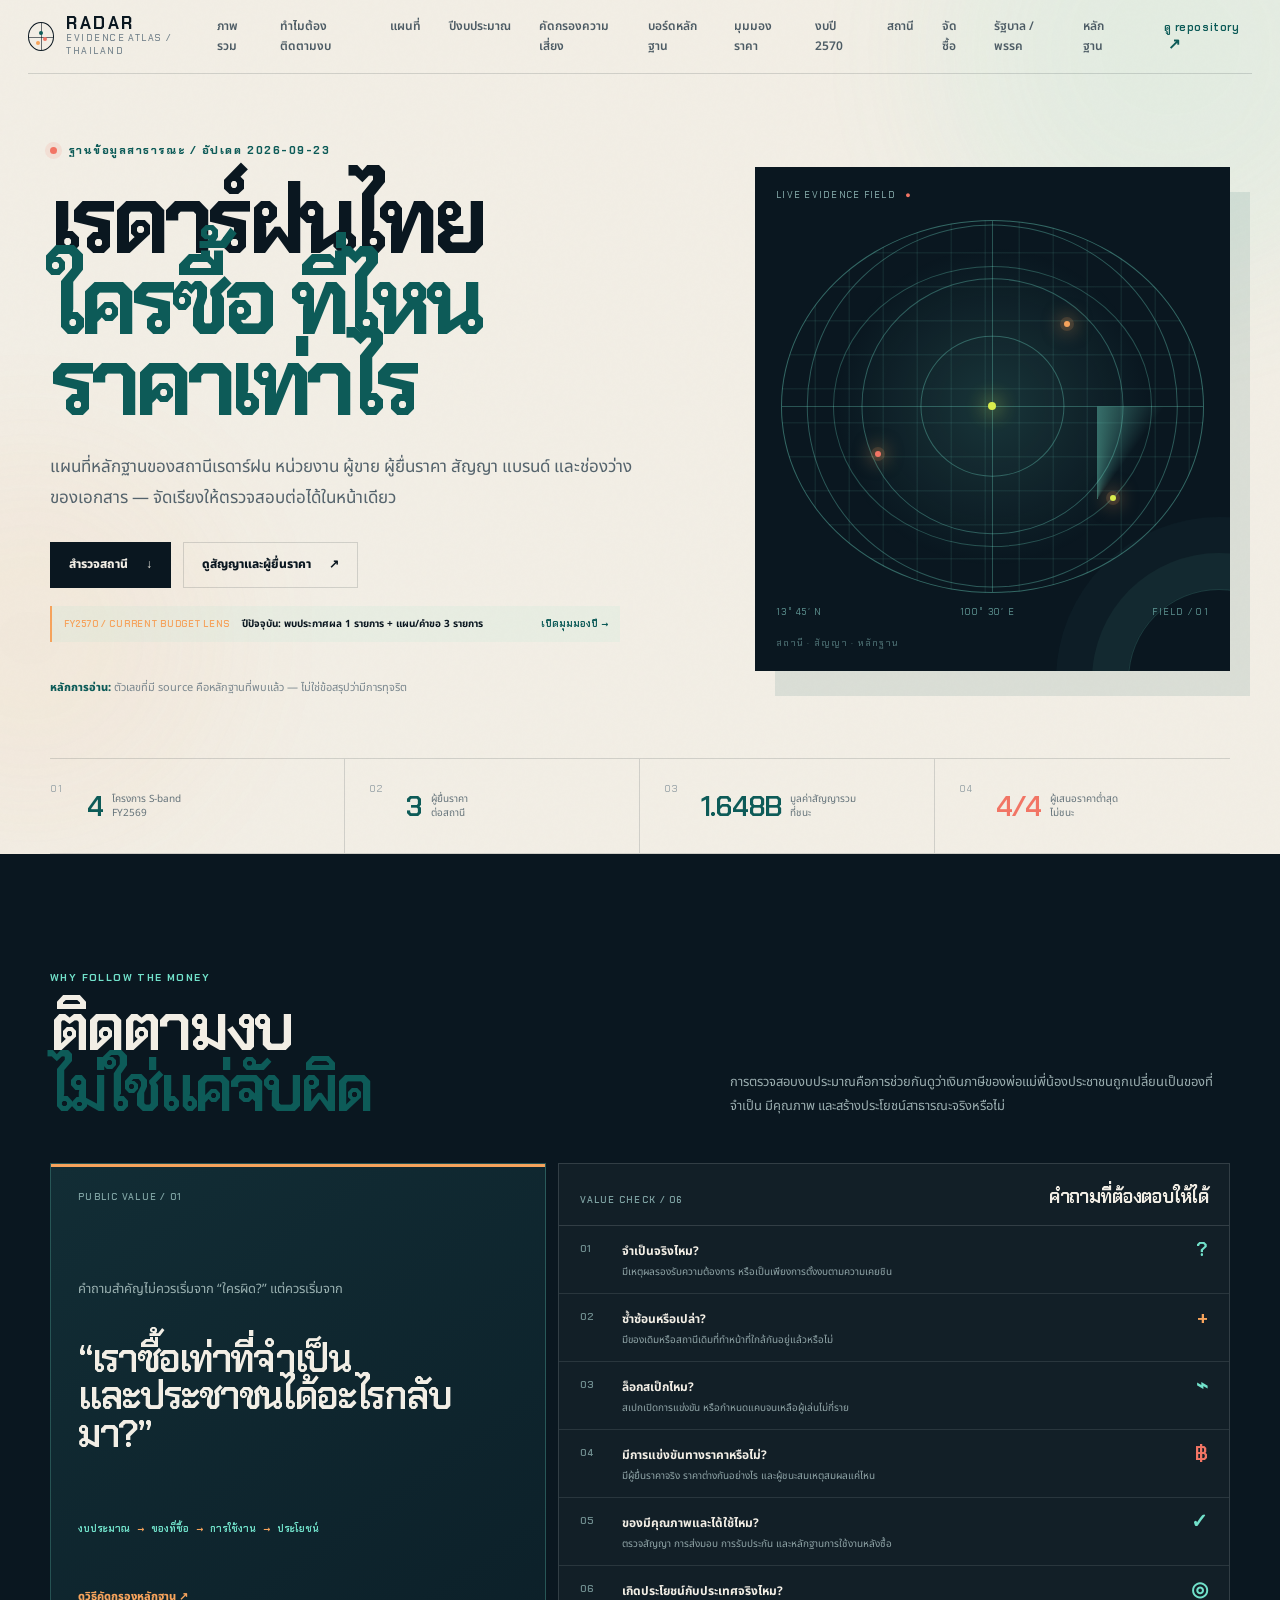
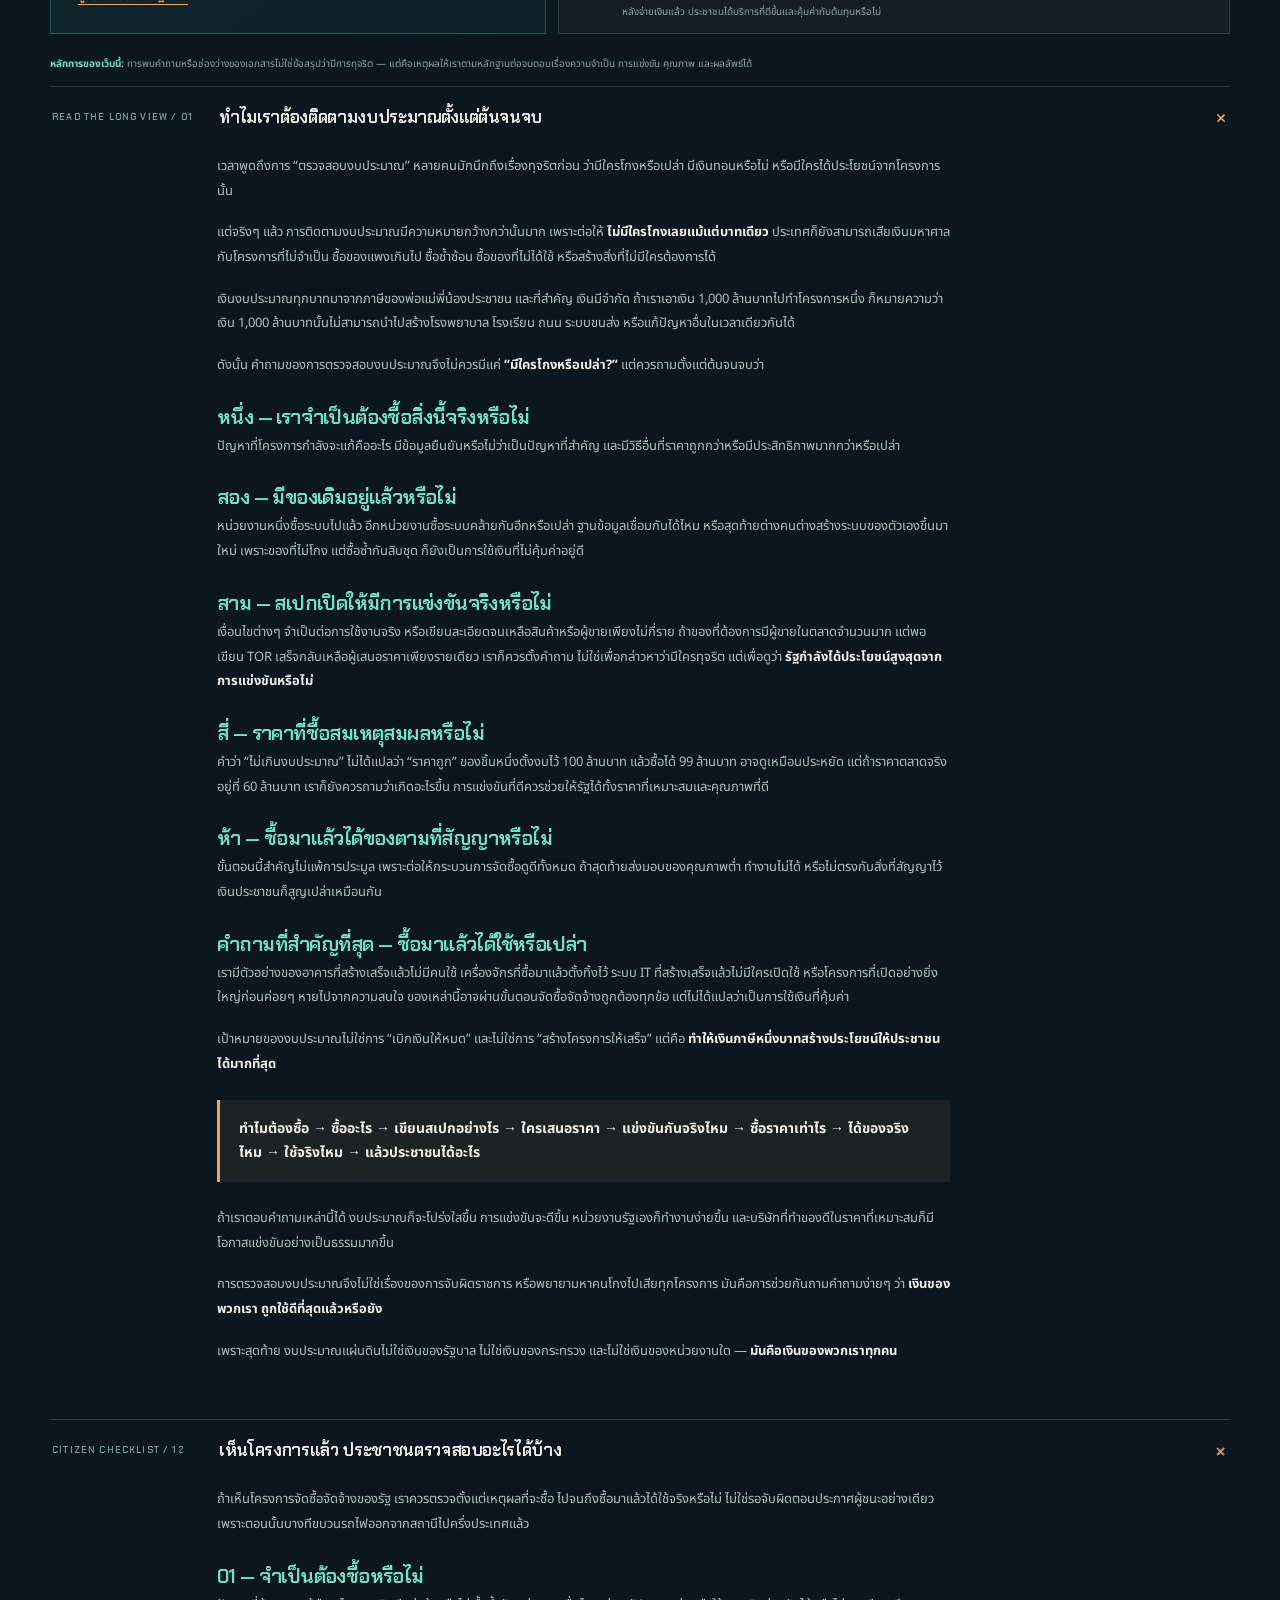
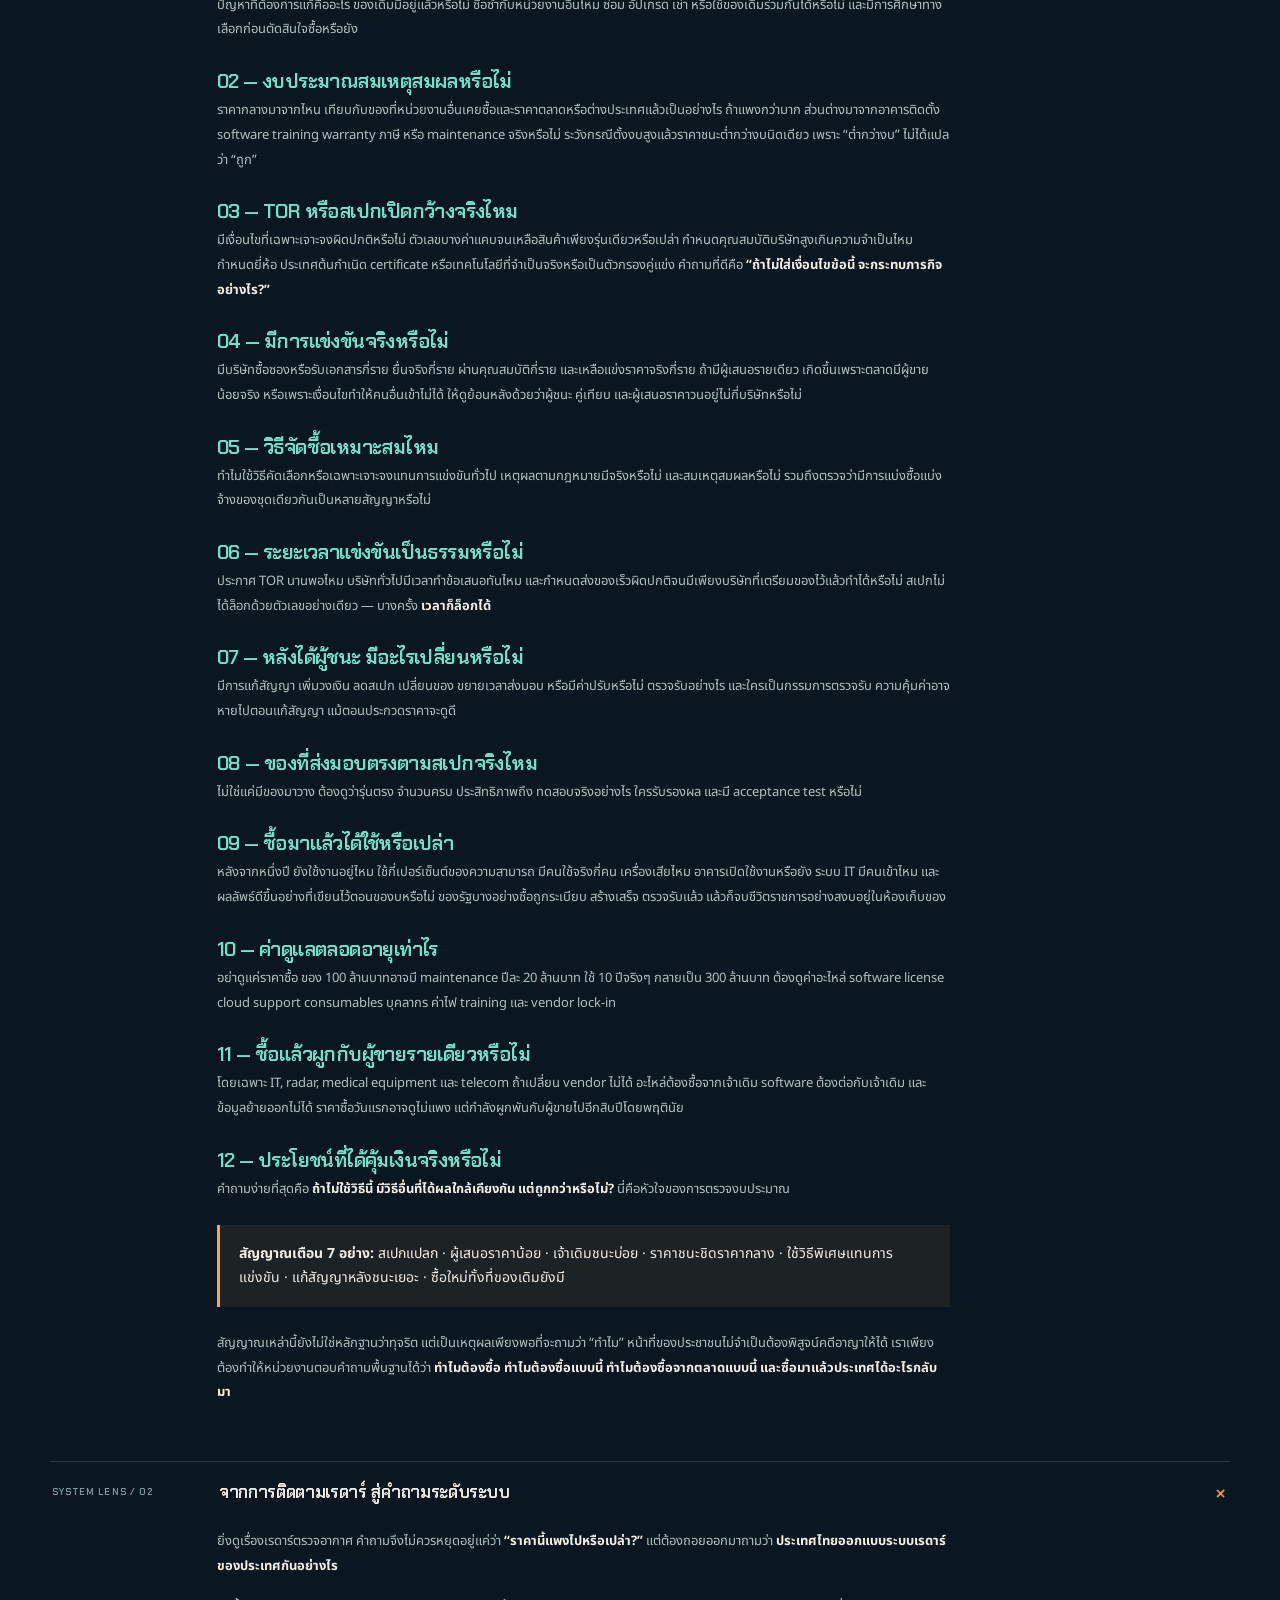
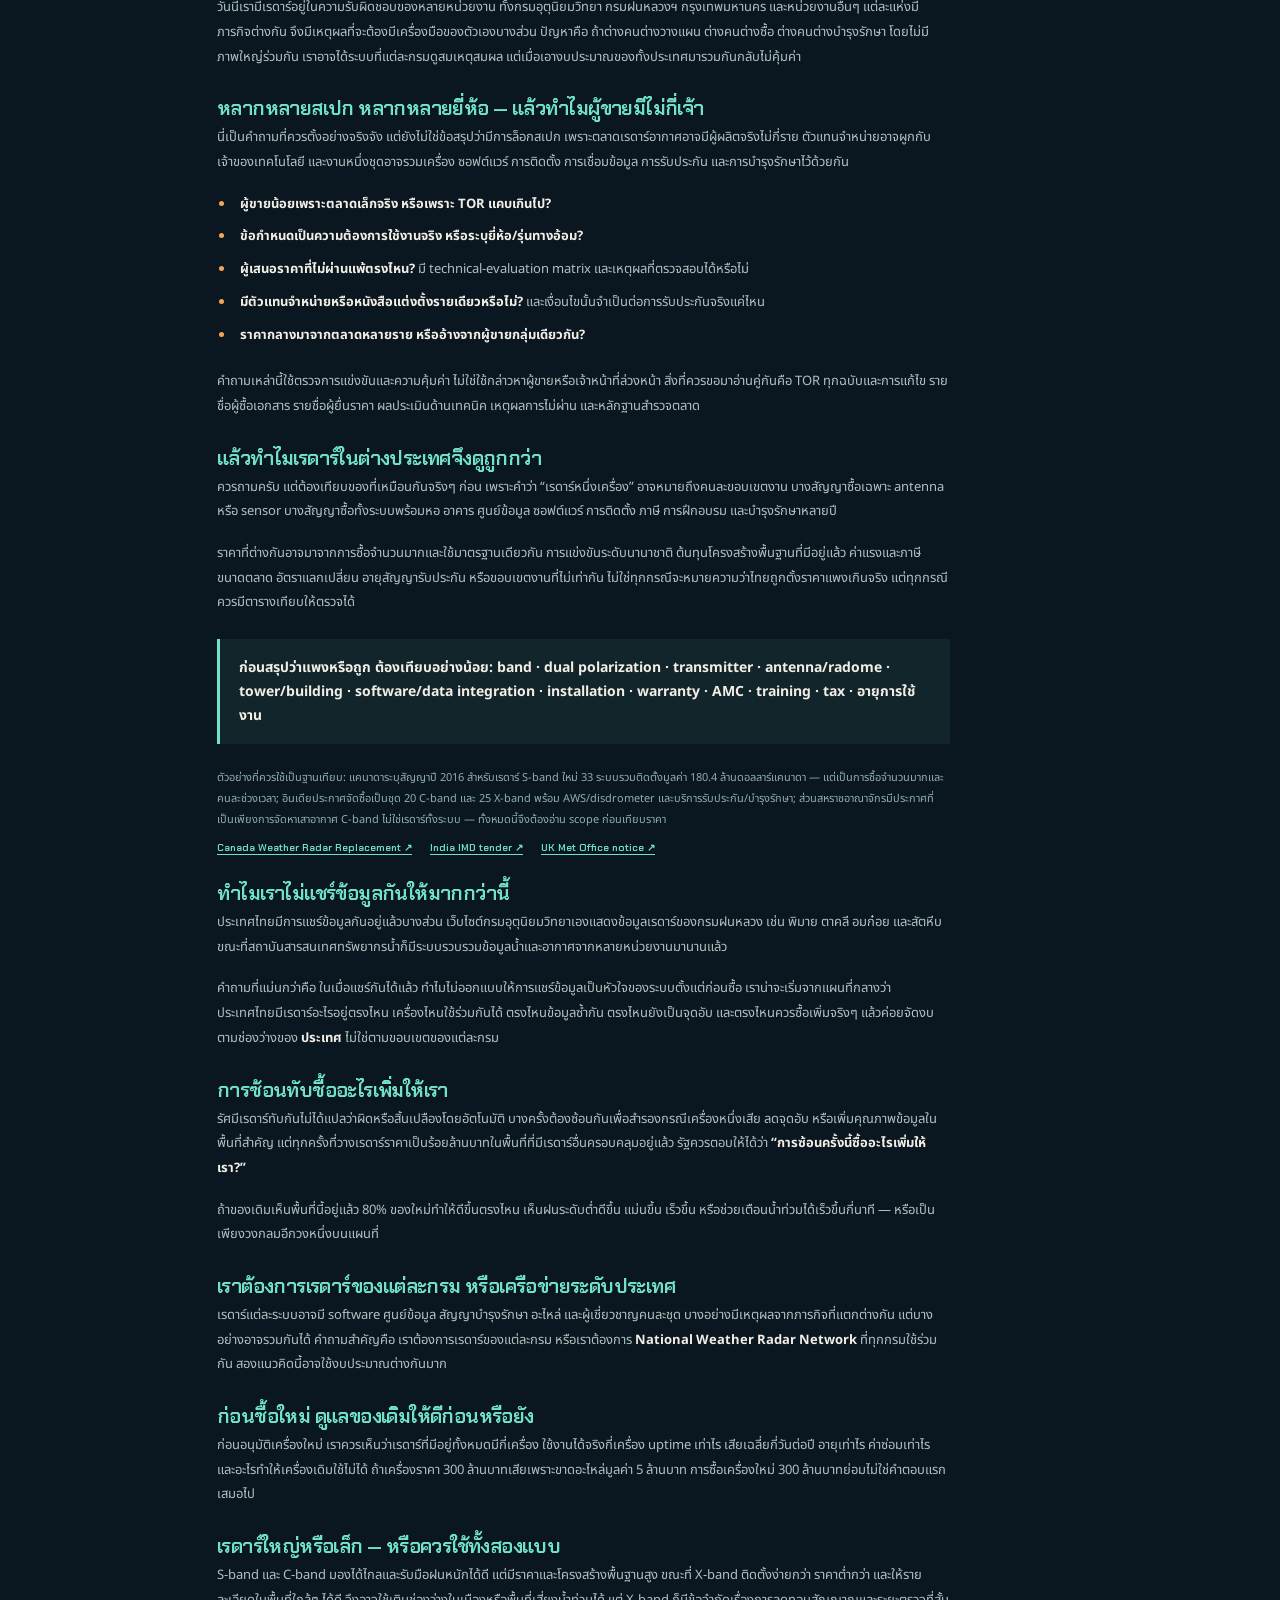
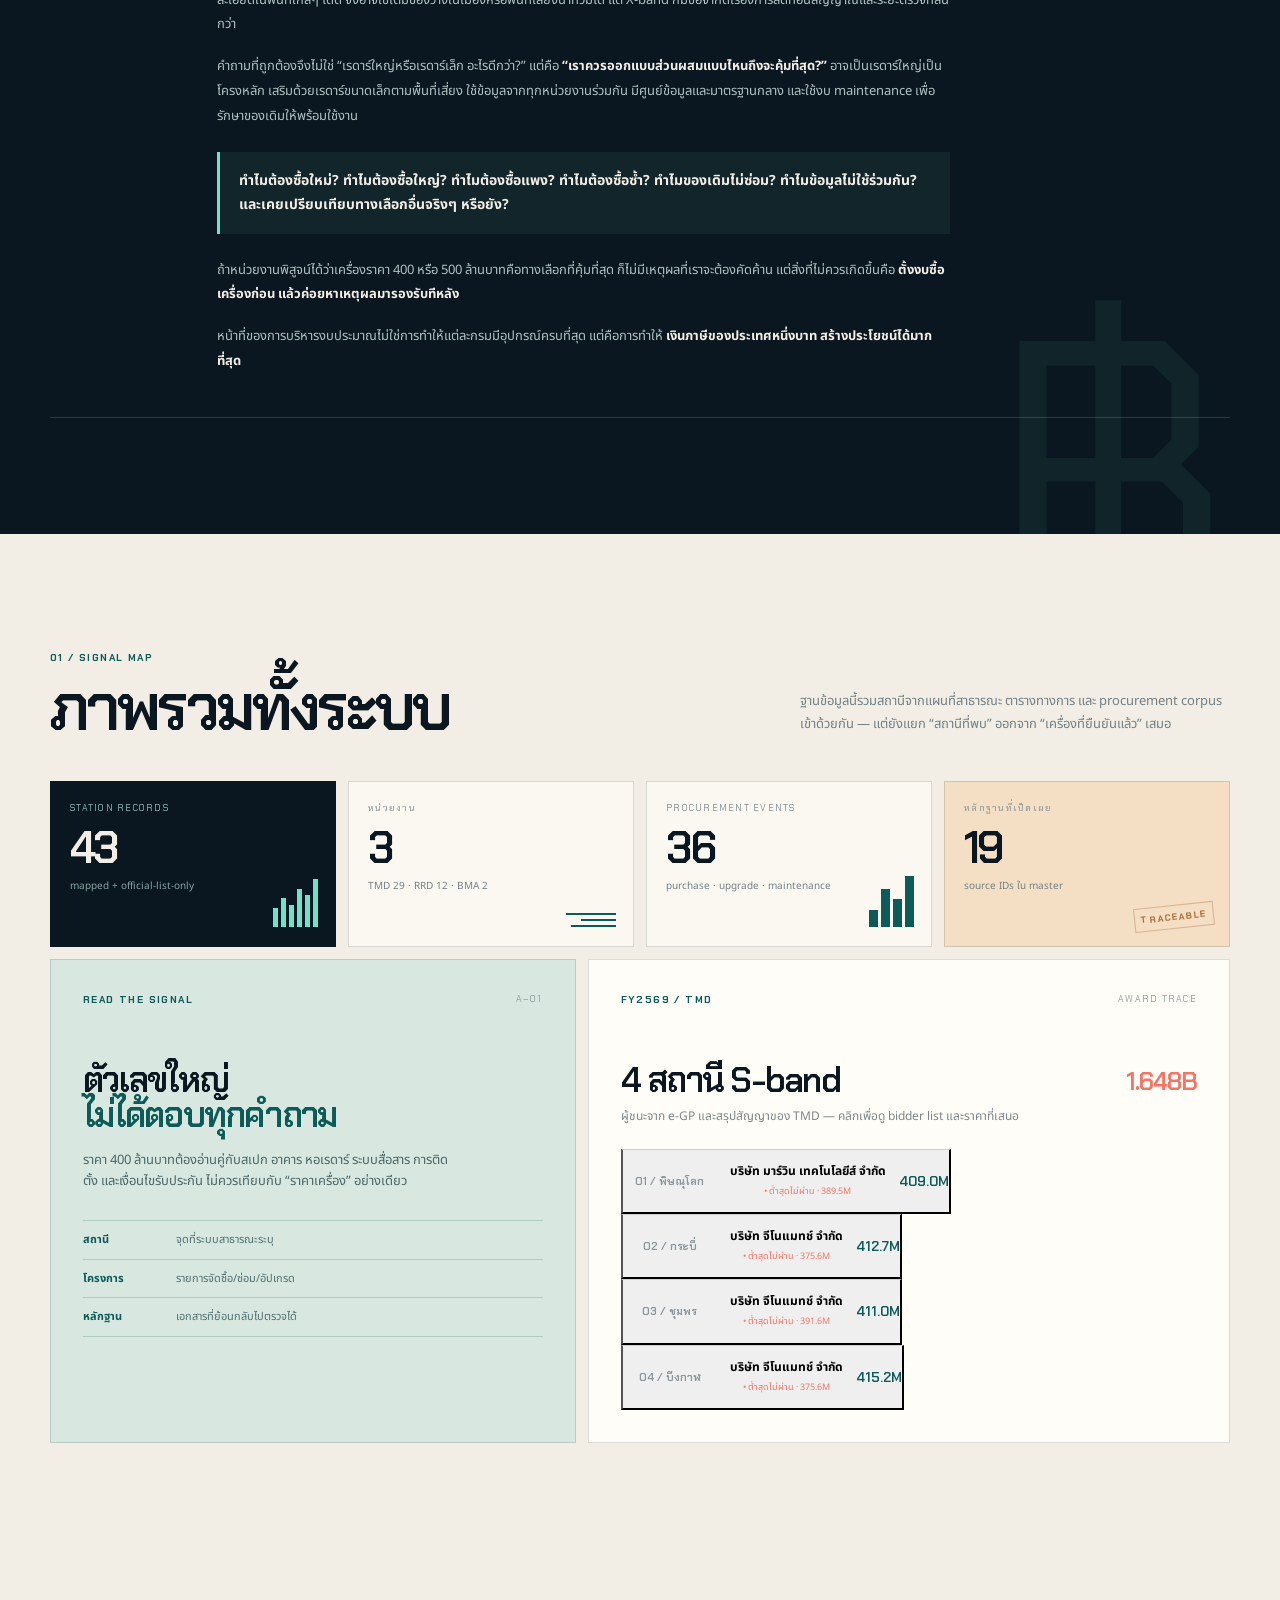
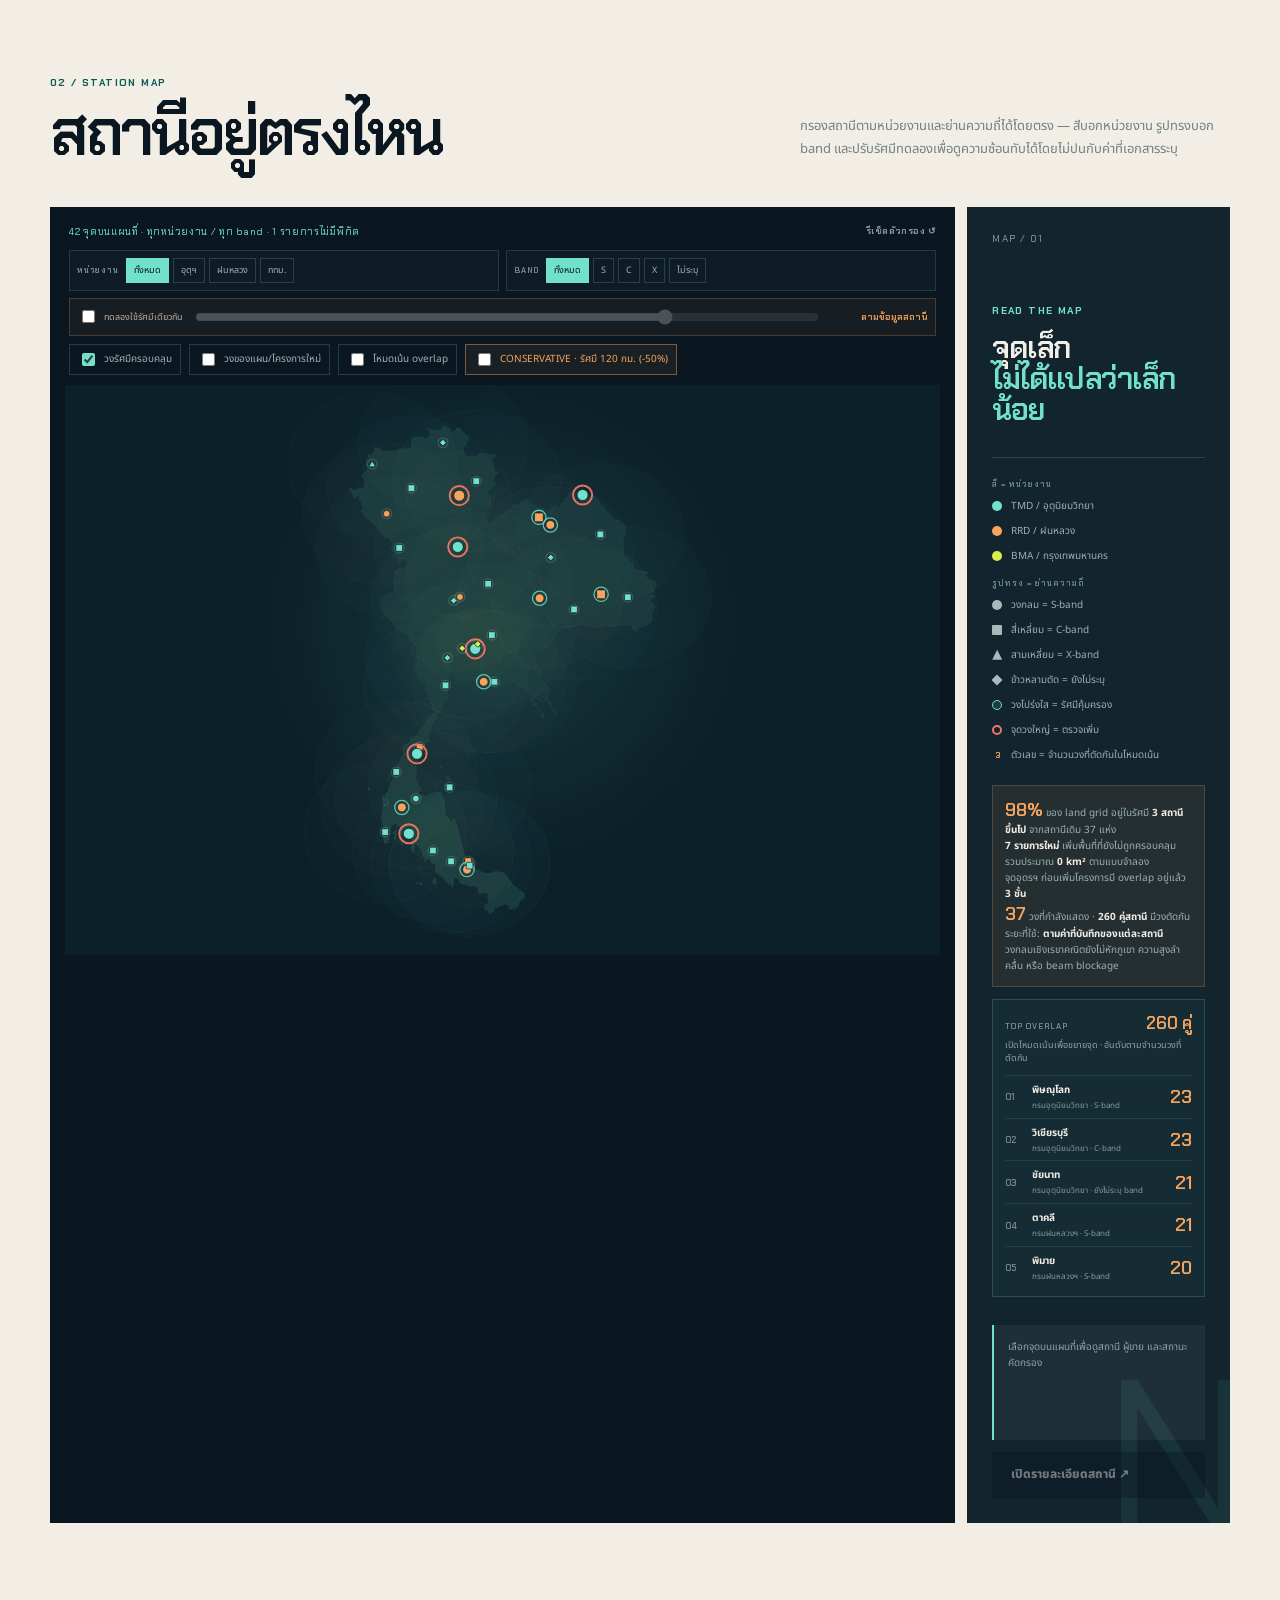
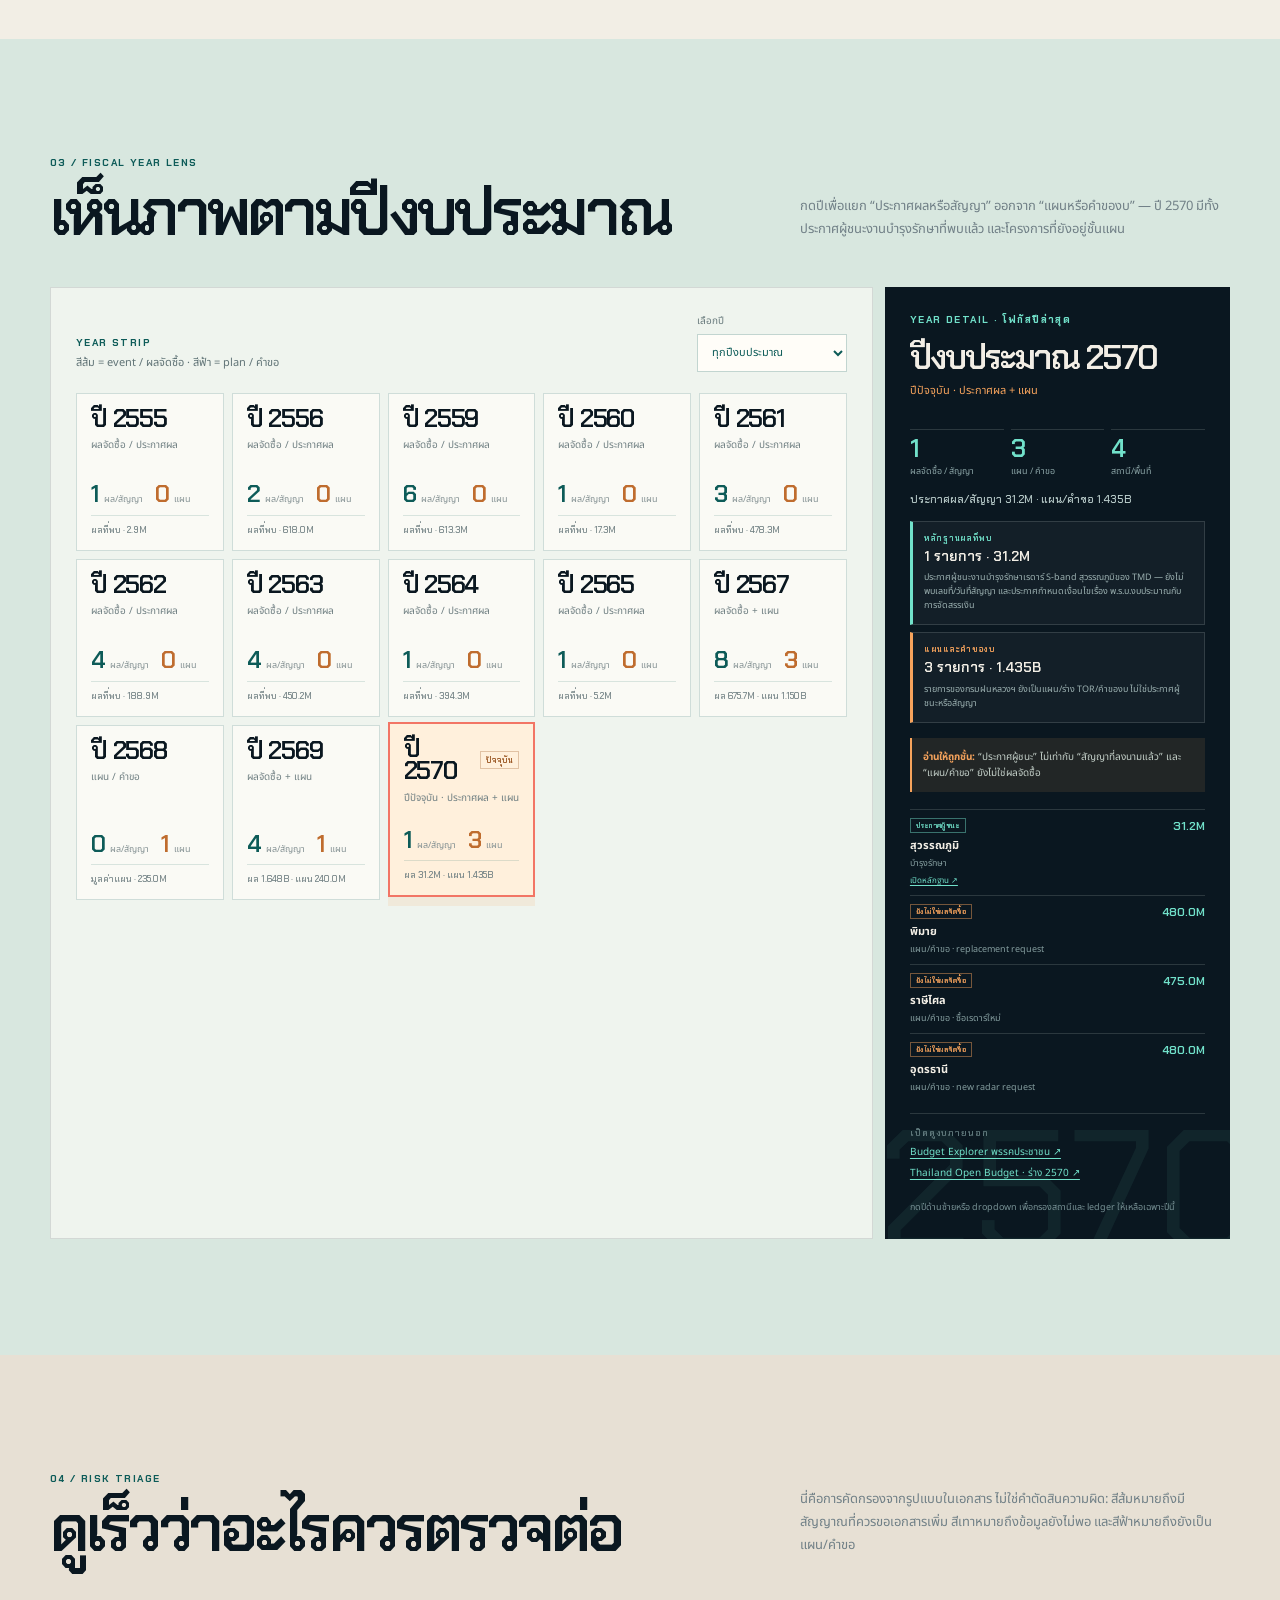
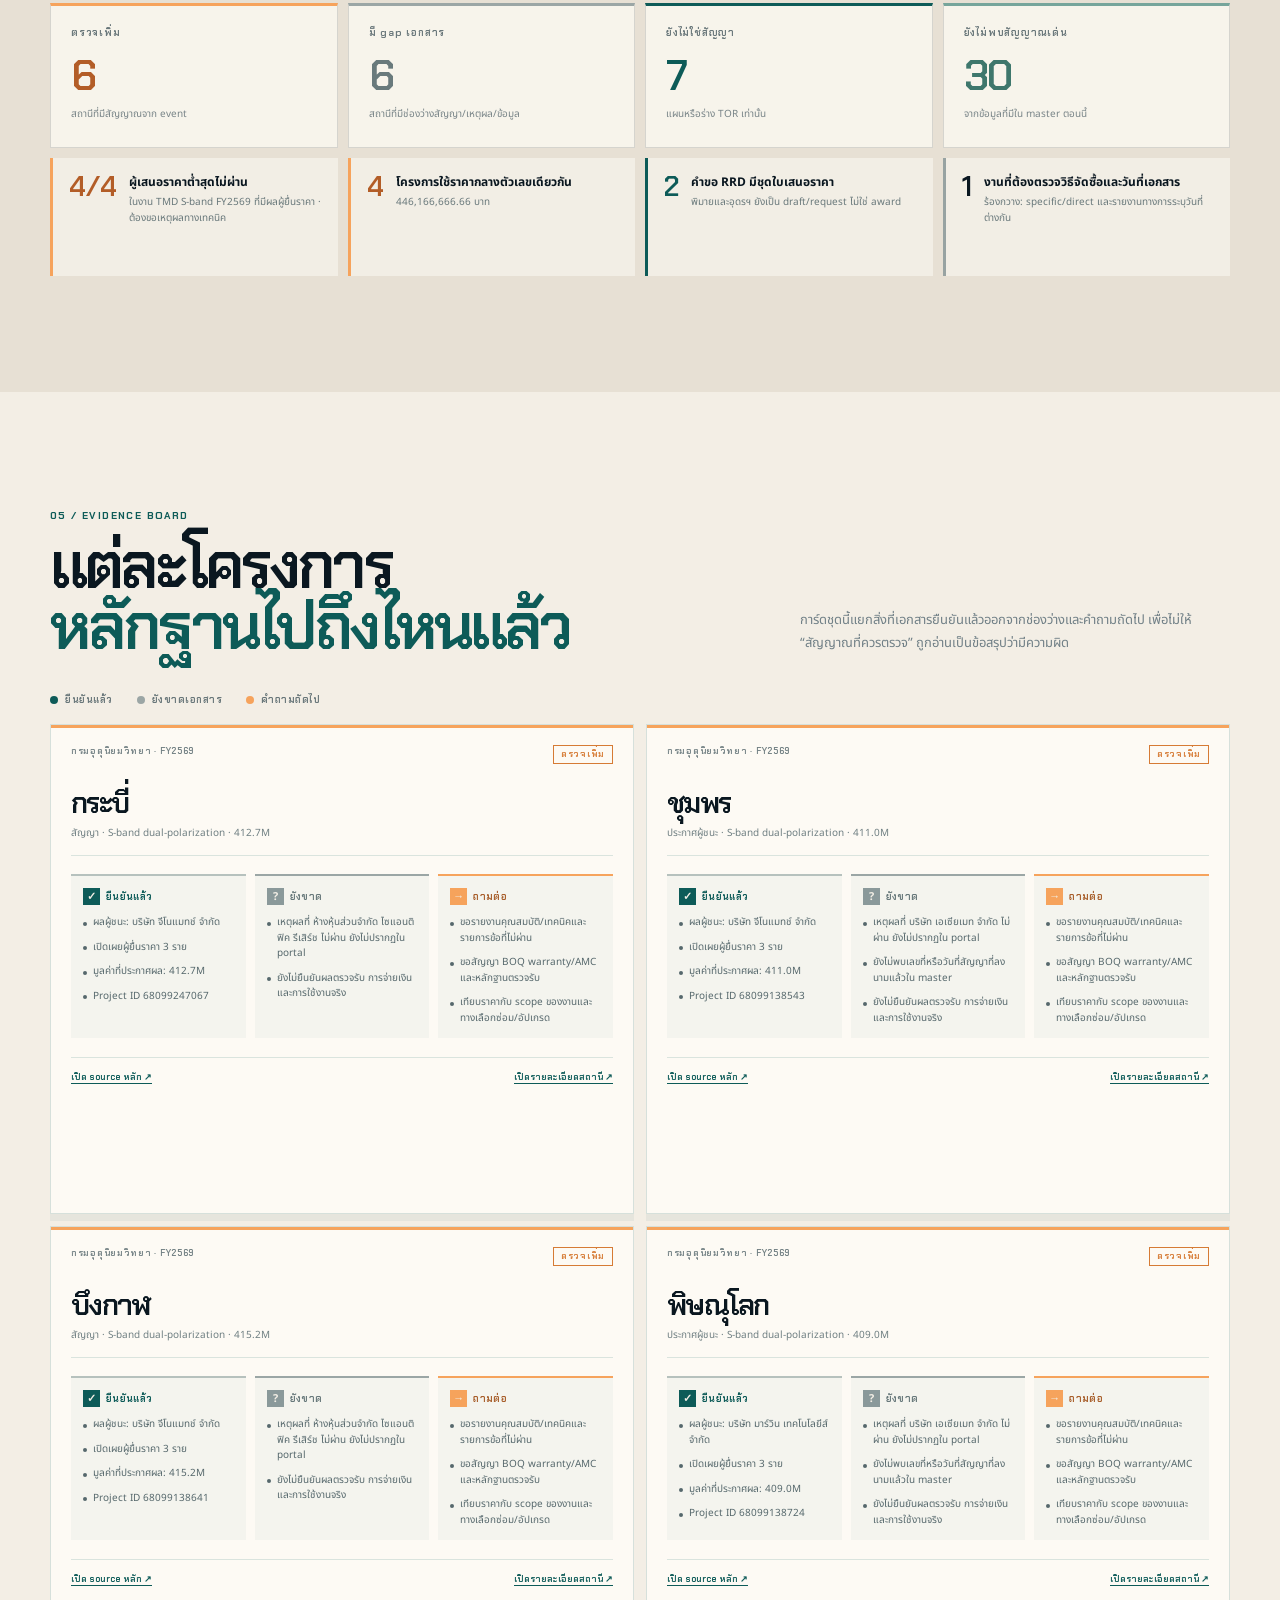
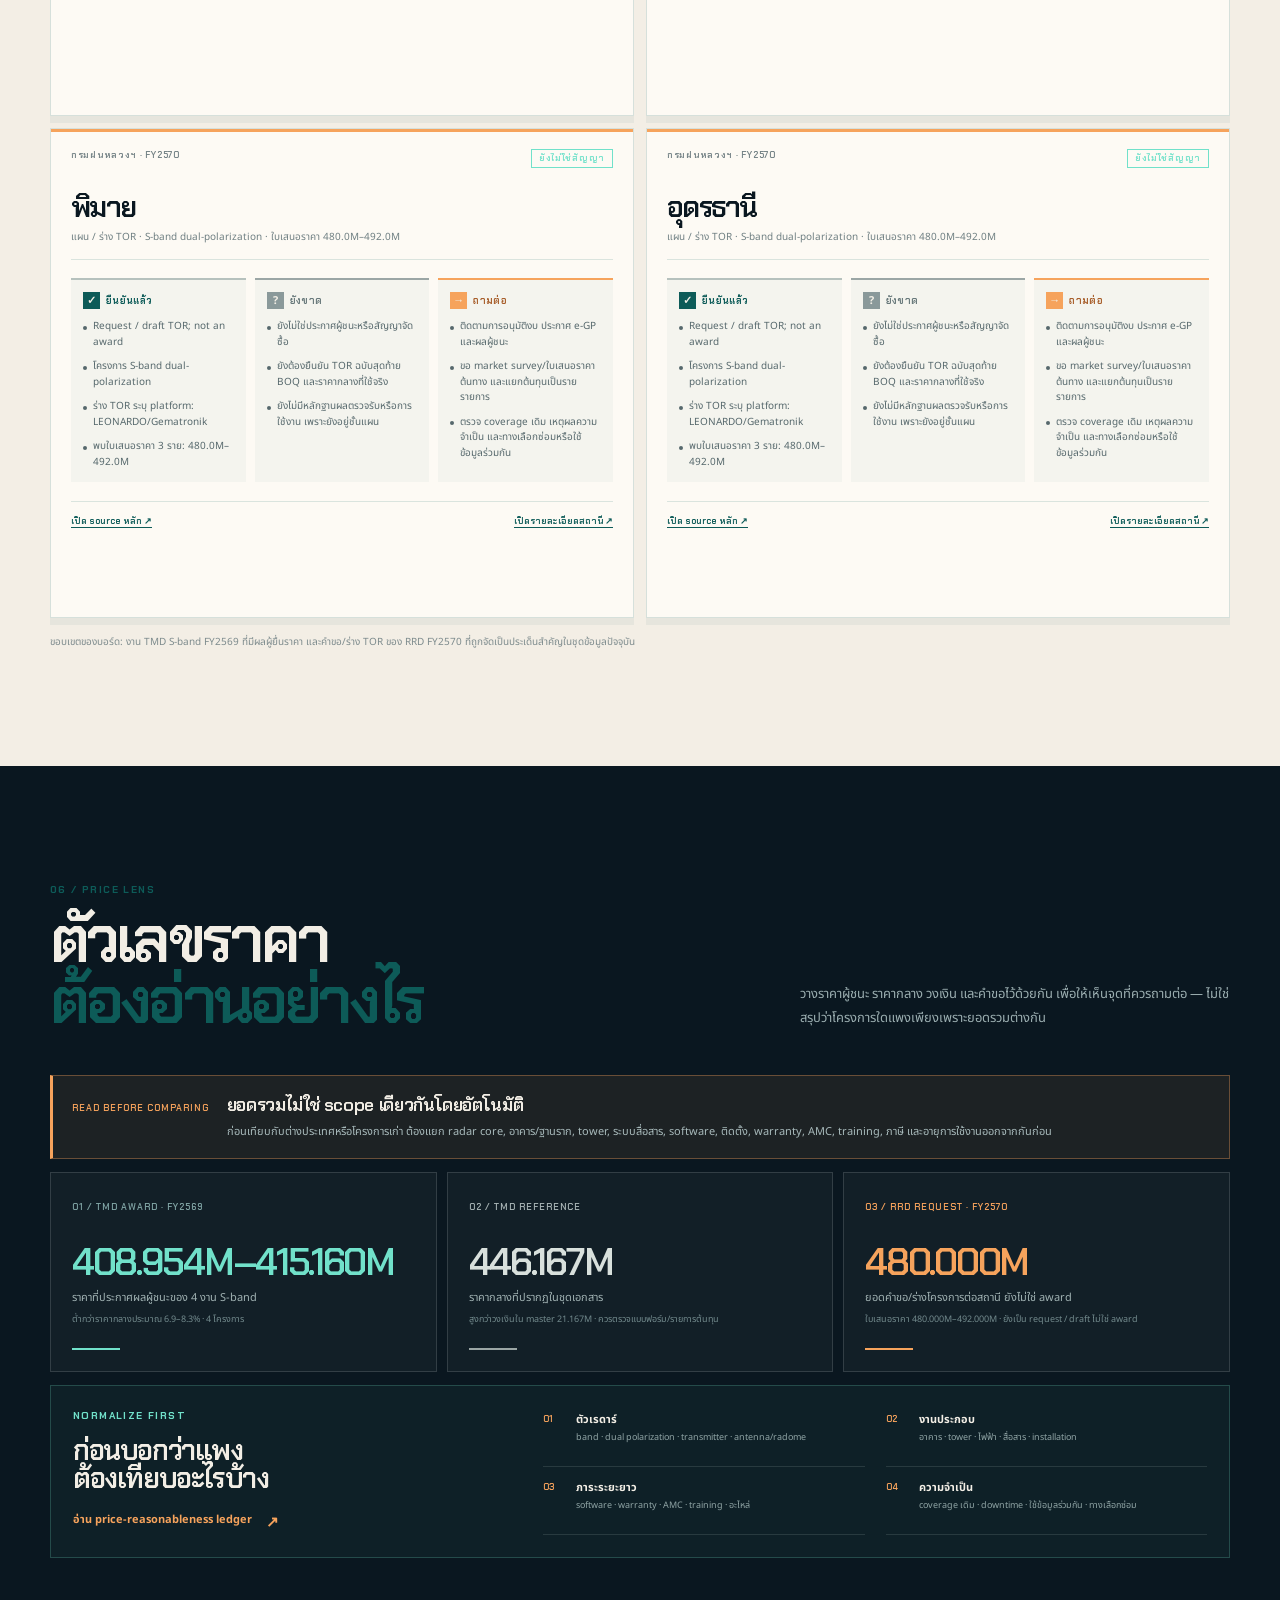
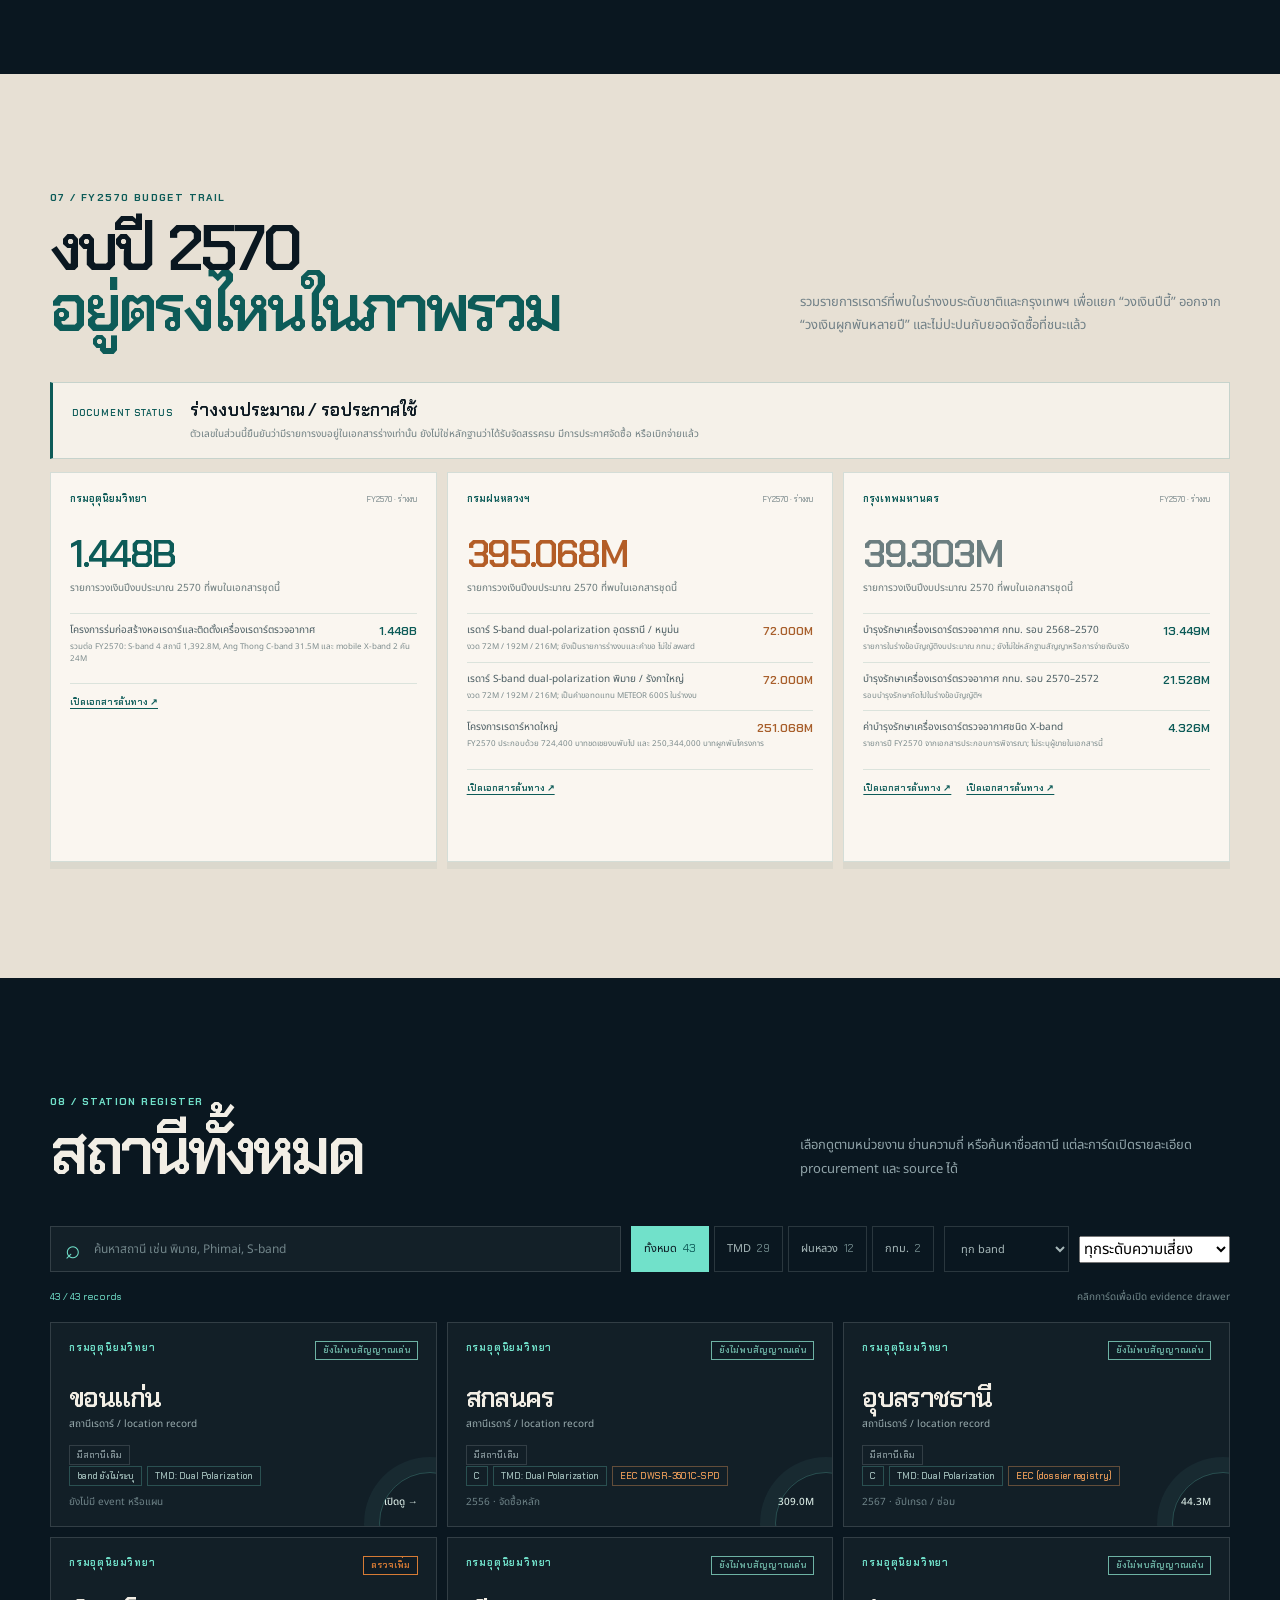
<file: index.html>
<!doctype html>
<html lang="th">
  <head>
    <meta charset="utf-8" />
    <meta name="viewport" content="width=device-width, initial-scale=1" />
    <meta name="theme-color" content="#08141d" />
    <meta name="description" content="Radar Evidence Atlas — ฐานข้อมูลสถานีเรดาร์ฝนของไทย แยกสถานี โครงการ ผู้ยื่นราคา ผู้ชนะ เลขสัญญา และแหล่งหลักฐาน" />
    <title>เรดาร์ฝนไทย / Evidence Atlas</title>
    <link rel="preconnect" href="https://fonts.googleapis.com" />
    <link rel="preconnect" href="https://fonts.gstatic.com" crossorigin />
    <link href="https://fonts.googleapis.com/css2?family=Chakra+Petch:wght@400;500;600;700&family=Noto+Sans+Thai:wght@400;500;600;700;800&display=swap" rel="stylesheet" />
    <link rel="stylesheet" href="site/style.css?v=budget-trail-20260923-1" />
  </head>
  <body>
    <div class="ambient ambient-one" aria-hidden="true"></div>
    <div class="ambient ambient-two" aria-hidden="true"></div>
    <div class="grain" aria-hidden="true"></div>

    <header class="site-header">
      <a class="brand" href="#top" aria-label="กลับไปด้านบน">
        <span class="brand-mark" aria-hidden="true"><i></i><i></i><i></i></span>
        <span><b>RADAR</b><small>EVIDENCE ATLAS / THAILAND</small></span>
      </a>
      <nav class="main-nav" aria-label="เมนูหลัก">
        <a href="#overview">ภาพรวม</a>
        <a href="#why-budget">ทำไมต้องติดตามงบ</a>
        <a href="#map">แผนที่</a>
        <a href="#years">ปีงบประมาณ</a>
        <a href="#triage">คัดกรองความเสี่ยง</a>
        <a href="#evidence-board">บอร์ดหลักฐาน</a>
        <a href="#price-lens">มุมมองราคา</a>
        <a href="#budget-trail">งบปี 2570</a>
        <a href="#stations">สถานี</a>
        <a href="#procurement">จัดซื้อ</a>
        <a href="#politics">รัฐบาล / พรรค</a>
        <a href="#sources">หลักฐาน</a>
      </nav>
      <a class="header-link" href="https://github.com/luengnat/radar" target="_blank" rel="noreferrer">ดู repository <span>↗</span></a>
    </header>

    <main id="top">
      <section class="hero shell">
        <div class="hero-copy reveal">
          <p class="kicker"><span class="pulse-dot"></span> ฐานข้อมูลสาธารณะ / อัปเดต <span id="generated-date">—</span></p>
          <h1>เรดาร์ฝนไทย<br /><em>ใครซื้อ ที่ไหน ราคาเท่าไร</em></h1>
          <p class="hero-lede">แผนที่หลักฐานของสถานีเรดาร์ฝน หน่วยงาน ผู้ขาย ผู้ยื่นราคา สัญญา แบรนด์ และช่องว่างของเอกสาร — จัดเรียงให้ตรวจสอบต่อได้ในหน้าเดียว</p>
          <div class="hero-actions">
            <a class="button button-primary" href="#stations">สำรวจสถานี <span>↓</span></a>
            <a class="button button-quiet" href="#procurement">ดูสัญญาและผู้ยื่นราคา <span>↗</span></a>
          </div>
          <a class="hero-current-year" href="#years"><span>FY2570 / CURRENT BUDGET LENS</span><b id="hero-current-year-title">ปีปัจจุบัน: พบประกาศผล + แผน/คำขอ</b><i>เปิดมุมมองปี →</i></a>
          <p class="hero-note"><span>หลักการอ่าน:</span> ตัวเลขที่มี source คือหลักฐานที่พบแล้ว — ไม่ใช่ข้อสรุปว่ามีการทุจริต</p>
        </div>

        <div class="hero-scope reveal" aria-label="ภาพจำลองจอเรดาร์">
          <div class="scope-label scope-label-top">LIVE EVIDENCE FIELD <span>●</span></div>
          <div class="scope">
            <div class="scope-crosshair"></div>
            <div class="scope-ring ring-1"></div>
            <div class="scope-ring ring-2"></div>
            <div class="scope-ring ring-3"></div>
            <div class="scope-sweep"></div>
            <div class="scope-blip blip-a"></div>
            <div class="scope-blip blip-b"></div>
            <div class="scope-blip blip-c"></div>
            <div class="scope-core"></div>
          </div>
          <div class="scope-meta"><span>13° 45′ N</span><span>100° 30′ E</span><span>FIELD / 01</span></div>
          <div class="scope-label scope-label-bottom">สถานี · สัญญา · หลักฐาน</div>
        </div>
      </section>

      <section class="signal-strip shell" aria-label="สัญญาณสำคัญ">
        <div class="signal-item"><span class="signal-index">01</span><strong>4</strong><span>โครงการ S-band<br />FY2569</span></div>
        <div class="signal-item"><span class="signal-index">02</span><strong>3</strong><span>ผู้ยื่นราคา<br />ต่อสถานี</span></div>
        <div class="signal-item"><span class="signal-index">03</span><strong>1.648B</strong><span>มูลค่าสัญญารวม<br />ที่ชนะ</span></div>
        <div class="signal-item signal-alert"><span class="signal-index">04</span><strong>4/4</strong><span>ผู้เสนอราคาต่ำสุด<br />ไม่ชนะ</span></div>
      </section>

      <section id="why-budget" class="section why-budget-section">
        <div class="shell">
          <div class="section-heading why-budget-heading reveal">
            <div><p class="eyebrow">WHY FOLLOW THE MONEY</p><h2>ติดตามงบ<br /><em>ไม่ใช่แค่จับผิด</em></h2></div>
            <p class="section-intro">การตรวจสอบงบประมาณคือการช่วยกันดูว่าเงินภาษีของพ่อแม่พี่น้องประชาชนถูกเปลี่ยนเป็นของที่จำเป็น มีคุณภาพ และสร้างประโยชน์สาธารณะจริงหรือไม่</p>
          </div>
          <div class="why-budget-grid">
            <article class="why-budget-statement reveal">
              <div class="why-budget-mark">PUBLIC VALUE / 01</div>
              <p>คำถามสำคัญไม่ควรเริ่มจาก “ใครผิด?” แต่ควรเริ่มจาก</p>
              <strong>“เราซื้อเท่าที่จำเป็น<br />และประชาชนได้อะไรกลับมา?”</strong>
              <div class="why-budget-route" aria-label="เส้นทางการตรวจสอบ"><span>งบประมาณ</span><i>→</i><span>ของที่ซื้อ</span><i>→</i><span>การใช้งาน</span><i>→</i><span>ประโยชน์</span></div>
              <a class="why-budget-link" href="#triage">ดูวิธีคัดกรองหลักฐาน ↗</a>
            </article>
            <div class="why-budget-checks reveal">
              <div class="why-budget-checks-head"><span>VALUE CHECK / 06</span><b>คำถามที่ต้องตอบให้ได้</b></div>
              <div class="why-budget-check"><i>01</i><div><b>จำเป็นจริงไหม?</b><p>มีเหตุผลรองรับความต้องการ หรือเป็นเพียงการตั้งงบตามความเคยชิน</p></div><span>?</span></div>
              <div class="why-budget-check"><i>02</i><div><b>ซ้ำซ้อนหรือเปล่า?</b><p>มีของเดิมหรือสถานีเดิมที่ทำหน้าที่ใกล้กันอยู่แล้วหรือไม่</p></div><span>+</span></div>
              <div class="why-budget-check"><i>03</i><div><b>ล็อกสเป็กไหม?</b><p>สเปกเปิดการแข่งขัน หรือกำหนดแคบจนเหลือผู้เล่นไม่กี่ราย</p></div><span>⌁</span></div>
              <div class="why-budget-check"><i>04</i><div><b>มีการแข่งขันทางราคาหรือไม่?</b><p>มีผู้ยื่นราคาจริง ราคาต่างกันอย่างไร และผู้ชนะสมเหตุสมผลแค่ไหน</p></div><span>฿</span></div>
              <div class="why-budget-check"><i>05</i><div><b>ของมีคุณภาพและได้ใช้ไหม?</b><p>ตรวจสัญญา การส่งมอบ การรับประกัน และหลักฐานการใช้งานหลังซื้อ</p></div><span>✓</span></div>
              <div class="why-budget-check"><i>06</i><div><b>เกิดประโยชน์กับประเทศจริงไหม?</b><p>หลังจ่ายเงินแล้ว ประชาชนได้บริการที่ดีขึ้นและคุ้มค่ากับต้นทุนหรือไม่</p></div><span>◎</span></div>
            </div>
          </div>
          <p class="why-budget-footnote"><strong>หลักการของเว็บนี้:</strong> การพบคำถามหรือช่องว่างของเอกสารไม่ใช่ข้อสรุปว่ามีการทุจริต — แต่คือเหตุผลให้เราตามหลักฐานต่อจนตอบเรื่องความจำเป็น การแข่งขัน คุณภาพ และผลลัพธ์ได้</p>
          <details class="why-budget-longread" open>
            <summary><span>READ THE LONG VIEW / 01</span><b>ทำไมเราต้องติดตามงบประมาณตั้งแต่ต้นจนจบ</b><i>+</i></summary>
            <article class="why-budget-article">
              <p>เวลาพูดถึงการ “ตรวจสอบงบประมาณ” หลายคนมักนึกถึงเรื่องทุจริตก่อน ว่ามีใครโกงหรือเปล่า มีเงินทอนหรือไม่ หรือมีใครได้ประโยชน์จากโครงการนั้น</p>
              <p>แต่จริงๆ แล้ว การติดตามงบประมาณมีความหมายกว้างกว่านั้นมาก เพราะต่อให้ <strong>ไม่มีใครโกงเลยแม้แต่บาทเดียว</strong> ประเทศก็ยังสามารถเสียเงินมหาศาลกับโครงการที่ไม่จำเป็น ซื้อของแพงเกินไป ซื้อซ้ำซ้อน ซื้อของที่ไม่ได้ใช้ หรือสร้างสิ่งที่ไม่มีใครต้องการได้</p>
              <p>เงินงบประมาณทุกบาทมาจากภาษีของพ่อแม่พี่น้องประชาชน และที่สำคัญ เงินมีจำกัด ถ้าเราเอาเงิน 1,000 ล้านบาทไปทำโครงการหนึ่ง ก็หมายความว่าเงิน 1,000 ล้านบาทนั้นไม่สามารถนำไปสร้างโรงพยาบาล โรงเรียน ถนน ระบบขนส่ง หรือแก้ปัญหาอื่นในเวลาเดียวกันได้</p>
              <p>ดังนั้น คำถามของการตรวจสอบงบประมาณจึงไม่ควรมีแค่ <strong>“มีใครโกงหรือเปล่า?”</strong> แต่ควรถามตั้งแต่ต้นจนจบว่า</p>
              <h3>หนึ่ง — เราจำเป็นต้องซื้อสิ่งนี้จริงหรือไม่</h3>
              <p>ปัญหาที่โครงการกำลังจะแก้คืออะไร มีข้อมูลยืนยันหรือไม่ว่าเป็นปัญหาที่สำคัญ และมีวิธีอื่นที่ราคาถูกกว่าหรือมีประสิทธิภาพมากกว่าหรือเปล่า</p>
              <h3>สอง — มีของเดิมอยู่แล้วหรือไม่</h3>
              <p>หน่วยงานหนึ่งซื้อระบบไปแล้ว อีกหน่วยงานซื้อระบบคล้ายกันอีกหรือเปล่า ฐานข้อมูลเชื่อมกันได้ไหม หรือสุดท้ายต่างคนต่างสร้างระบบของตัวเองขึ้นมาใหม่ เพราะของที่ไม่โกง แต่ซื้อซ้ำกันสิบชุด ก็ยังเป็นการใช้เงินที่ไม่คุ้มค่าอยู่ดี</p>
              <h3>สาม — สเปกเปิดให้มีการแข่งขันจริงหรือไม่</h3>
              <p>เงื่อนไขต่างๆ จำเป็นต่อการใช้งานจริง หรือเขียนละเอียดจนเหลือสินค้าหรือผู้ขายเพียงไม่กี่ราย ถ้าของที่ต้องการมีผู้ขายในตลาดจำนวนมาก แต่พอเขียน TOR เสร็จกลับเหลือผู้เสนอราคาเพียงรายเดียว เราก็ควรตั้งคำถาม ไม่ใช่เพื่อกล่าวหาว่ามีใครทุจริต แต่เพื่อดูว่า <strong>รัฐกำลังได้ประโยชน์สูงสุดจากการแข่งขันหรือไม่</strong></p>
              <h3>สี่ — ราคาที่ซื้อสมเหตุสมผลหรือไม่</h3>
              <p>คำว่า “ไม่เกินงบประมาณ” ไม่ได้แปลว่า “ราคาถูก” ของชิ้นหนึ่งตั้งงบไว้ 100 ล้านบาท แล้วซื้อได้ 99 ล้านบาท อาจดูเหมือนประหยัด แต่ถ้าราคาตลาดจริงอยู่ที่ 60 ล้านบาท เราก็ยังควรถามว่าเกิดอะไรขึ้น การแข่งขันที่ดีควรช่วยให้รัฐได้ทั้งราคาที่เหมาะสมและคุณภาพที่ดี</p>
              <h3>ห้า — ซื้อมาแล้วได้ของตามที่สัญญาหรือไม่</h3>
              <p>ขั้นตอนนี้สำคัญไม่แพ้การประมูล เพราะต่อให้กระบวนการจัดซื้อดูดีทั้งหมด ถ้าสุดท้ายส่งมอบของคุณภาพต่ำ ทำงานไม่ได้ หรือไม่ตรงกับสิ่งที่สัญญาไว้ เงินประชาชนก็สูญเปล่าเหมือนกัน</p>
              <h3>คำถามที่สำคัญที่สุด — ซื้อมาแล้วได้ใช้หรือเปล่า</h3>
              <p>เรามีตัวอย่างของอาคารที่สร้างเสร็จแล้วไม่มีคนใช้ เครื่องจักรที่ซื้อมาแล้วตั้งทิ้งไว้ ระบบ IT ที่สร้างเสร็จแล้วไม่มีใครเปิดใช้ หรือโครงการที่เปิดอย่างยิ่งใหญ่ก่อนค่อยๆ หายไปจากความสนใจ ของเหล่านี้อาจผ่านขั้นตอนจัดซื้อจัดจ้างถูกต้องทุกข้อ แต่ไม่ได้แปลว่าเป็นการใช้เงินที่คุ้มค่า</p>
              <p>เป้าหมายของงบประมาณไม่ใช่การ “เบิกเงินให้หมด” และไม่ใช่การ “สร้างโครงการให้เสร็จ” แต่คือ <strong>ทำให้เงินภาษีหนึ่งบาทสร้างประโยชน์ให้ประชาชนได้มากที่สุด</strong></p>
              <div class="why-budget-article-callout"><strong>ทำไมต้องซื้อ → ซื้ออะไร → เขียนสเปกอย่างไร → ใครเสนอราคา → แข่งขันกันจริงไหม → ซื้อราคาเท่าไร → ได้ของจริงไหม → ใช้จริงไหม → แล้วประชาชนได้อะไร</strong></div>
              <p>ถ้าเราตอบคำถามเหล่านี้ได้ งบประมาณก็จะโปร่งใสขึ้น การแข่งขันจะดีขึ้น หน่วยงานรัฐเองก็ทำงานง่ายขึ้น และบริษัทที่ทำของดีในราคาที่เหมาะสมก็มีโอกาสแข่งขันอย่างเป็นธรรมมากขึ้น</p>
              <p>การตรวจสอบงบประมาณจึงไม่ใช่เรื่องของการจับผิดราชการ หรือพยายามหาคนโกงไปเสียทุกโครงการ มันคือการช่วยกันถามคำถามง่ายๆ ว่า <strong>เงินของพวกเรา ถูกใช้ดีที่สุดแล้วหรือยัง</strong></p>
              <p>เพราะสุดท้าย งบประมาณแผ่นดินไม่ใช่เงินของรัฐบาล ไม่ใช่เงินของกระทรวง และไม่ใช่เงินของหน่วยงานใด — <strong>มันคือเงินของพวกเราทุกคน</strong></p>
            </article>
          </details>
          <details class="why-budget-longread why-budget-checklist-longread" open>
            <summary><span>CITIZEN CHECKLIST / 12</span><b>เห็นโครงการแล้ว ประชาชนตรวจสอบอะไรได้บ้าง</b><i>+</i></summary>
            <article class="why-budget-article">
              <p>ถ้าเห็นโครงการจัดซื้อจัดจ้างของรัฐ เราควรตรวจตั้งแต่เหตุผลที่จะซื้อ ไปจนถึงซื้อมาแล้วได้ใช้จริงหรือไม่ ไม่ใช่รอจับผิดตอนประกาศผู้ชนะอย่างเดียว เพราะตอนนั้นบางทีขบวนรถไฟออกจากสถานีไปครึ่งประเทศแล้ว</p>
              <h3>01 — จำเป็นต้องซื้อหรือไม่</h3>
              <p>ปัญหาที่ต้องการแก้คืออะไร ของเดิมมีอยู่แล้วหรือไม่ ซื้อซ้ำกับหน่วยงานอื่นไหม ซ่อม อัปเกรด เช่า หรือใช้ของเดิมร่วมกันได้หรือไม่ และมีการศึกษาทางเลือกก่อนตัดสินใจซื้อหรือยัง</p>
              <h3>02 — งบประมาณสมเหตุสมผลหรือไม่</h3>
              <p>ราคากลางมาจากไหน เทียบกับของที่หน่วยงานอื่นเคยซื้อและราคาตลาดหรือต่างประเทศแล้วเป็นอย่างไร ถ้าแพงกว่ามาก ส่วนต่างมาจากอาคารติดตั้ง software training warranty ภาษี หรือ maintenance จริงหรือไม่ ระวังกรณีตั้งงบสูงแล้วราคาชนะต่ำกว่างบนิดเดียว เพราะ “ต่ำกว่างบ” ไม่ได้แปลว่า “ถูก”</p>
              <h3>03 — TOR หรือสเปกเปิดกว้างจริงไหม</h3>
              <p>มีเงื่อนไขที่เฉพาะเจาะจงผิดปกติหรือไม่ ตัวเลขบางค่าแคบจนเหลือสินค้าเพียงรุ่นเดียวหรือเปล่า กำหนดคุณสมบัติบริษัทสูงเกินความจำเป็นไหม กำหนดยี่ห้อ ประเทศต้นกำเนิด certificate หรือเทคโนโลยีที่จำเป็นจริงหรือเป็นตัวกรองคู่แข่ง คำถามที่ดีคือ <strong>“ถ้าไม่ใส่เงื่อนไขข้อนี้ จะกระทบภารกิจอย่างไร?”</strong></p>
              <h3>04 — มีการแข่งขันจริงหรือไม่</h3>
              <p>มีบริษัทซื้อซองหรือรับเอกสารกี่ราย ยื่นจริงกี่ราย ผ่านคุณสมบัติกี่ราย และเหลือแข่งราคาจริงกี่ราย ถ้ามีผู้เสนอรายเดียว เกิดขึ้นเพราะตลาดมีผู้ขายน้อยจริง หรือเพราะเงื่อนไขทำให้คนอื่นเข้าไม่ได้ ให้ดูย้อนหลังด้วยว่าผู้ชนะ คู่เทียบ และผู้เสนอราคาวนอยู่ไม่กี่บริษัทหรือไม่</p>
              <h3>05 — วิธีจัดซื้อเหมาะสมไหม</h3>
              <p>ทำไมใช้วิธีคัดเลือกหรือเฉพาะเจาะจงแทนการแข่งขันทั่วไป เหตุผลตามกฎหมายมีจริงหรือไม่ และสมเหตุสมผลหรือไม่ รวมถึงตรวจว่ามีการแบ่งซื้อแบ่งจ้างของชุดเดียวกันเป็นหลายสัญญาหรือไม่</p>
              <h3>06 — ระยะเวลาแข่งขันเป็นธรรมหรือไม่</h3>
              <p>ประกาศ TOR นานพอไหม บริษัททั่วไปมีเวลาทำข้อเสนอทันไหม และกำหนดส่งของเร็วผิดปกติจนมีเพียงบริษัทที่เตรียมของไว้แล้วทำได้หรือไม่ สเปกไม่ได้ล็อกด้วยตัวเลขอย่างเดียว — บางครั้ง <strong>เวลาก็ล็อกได้</strong></p>
              <h3>07 — หลังได้ผู้ชนะ มีอะไรเปลี่ยนหรือไม่</h3>
              <p>มีการแก้สัญญา เพิ่มวงเงิน ลดสเปก เปลี่ยนของ ขยายเวลาส่งมอบ หรือมีค่าปรับหรือไม่ ตรวจรับอย่างไร และใครเป็นกรรมการตรวจรับ ความคุ้มค่าอาจหายไปตอนแก้สัญญา แม้ตอนประกวดราคาจะดูดี</p>
              <h3>08 — ของที่ส่งมอบตรงตามสเปกจริงไหม</h3>
              <p>ไม่ใช่แค่มีของมาวาง ต้องดูว่ารุ่นตรง จำนวนครบ ประสิทธิภาพถึง ทดสอบจริงอย่างไร ใครรับรองผล และมี acceptance test หรือไม่</p>
              <h3>09 — ซื้อมาแล้วได้ใช้หรือเปล่า</h3>
              <p>หลังจากหนึ่งปี ยังใช้งานอยู่ไหม ใช้กี่เปอร์เซ็นต์ของความสามารถ มีคนใช้จริงกี่คน เครื่องเสียไหม อาคารเปิดใช้งานหรือยัง ระบบ IT มีคนเข้าไหม และผลลัพธ์ดีขึ้นอย่างที่เขียนไว้ตอนของบหรือไม่ ของรัฐบางอย่างซื้อถูกระเบียบ สร้างเสร็จ ตรวจรับแล้ว แล้วก็จบชีวิตราชการอย่างสงบอยู่ในห้องเก็บของ</p>
              <h3>10 — ค่าดูแลตลอดอายุเท่าไร</h3>
              <p>อย่าดูแค่ราคาซื้อ ของ 100 ล้านบาทอาจมี maintenance ปีละ 20 ล้านบาท ใช้ 10 ปีจริงๆ กลายเป็น 300 ล้านบาท ต้องดูค่าอะไหล่ software license cloud support consumables บุคลากร ค่าไฟ training และ vendor lock-in</p>
              <h3>11 — ซื้อแล้วผูกกับผู้ขายรายเดียวหรือไม่</h3>
              <p>โดยเฉพาะ IT, radar, medical equipment และ telecom ถ้าเปลี่ยน vendor ไม่ได้ อะไหล่ต้องซื้อจากเจ้าเดิม software ต้องต่อกับเจ้าเดิม และข้อมูลย้ายออกไม่ได้ ราคาซื้อวันแรกอาจดูไม่แพง แต่กำลังผูกพันกับผู้ขายไปอีกสิบปีโดยพฤตินัย</p>
              <h3>12 — ประโยชน์ที่ได้คุ้มเงินจริงหรือไม่</h3>
              <p>คำถามง่ายที่สุดคือ <strong>ถ้าไม่ใช้วิธีนี้ มีวิธีอื่นที่ได้ผลใกล้เคียงกัน แต่ถูกกว่าหรือไม่?</strong> นี่คือหัวใจของการตรวจงบประมาณ</p>
              <div class="why-budget-article-callout"><strong>สัญญาณเตือน 7 อย่าง:</strong> สเปกแปลก · ผู้เสนอราคาน้อย · เจ้าเดิมชนะบ่อย · ราคาชนะชิดราคากลาง · ใช้วิธีพิเศษแทนการแข่งขัน · แก้สัญญาหลังชนะเยอะ · ซื้อใหม่ทั้งที่ของเดิมยังมี</div>
              <p>สัญญาณเหล่านี้ยังไม่ใช่หลักฐานว่าทุจริต แต่เป็นเหตุผลเพียงพอที่จะถามว่า “ทำไม” หน้าที่ของประชาชนไม่จำเป็นต้องพิสูจน์คดีอาญาให้ได้ เราเพียงต้องทำให้หน่วยงานตอบคำถามพื้นฐานได้ว่า <strong>ทำไมต้องซื้อ ทำไมต้องซื้อแบบนี้ ทำไมต้องซื้อจากตลาดแบบนี้ และซื้อมาแล้วประเทศได้อะไรกลับมา</strong></p>
            </article>
          </details>
          <details class="why-budget-longread why-budget-system" open>
            <summary><span>SYSTEM LENS / 02</span><b>จากการติดตามเรดาร์ สู่คำถามระดับระบบ</b><i>+</i></summary>
            <article class="why-budget-article">
              <p>ยิ่งดูเรื่องเรดาร์ตรวจอากาศ คำถามจึงไม่ควรหยุดอยู่แค่ว่า <strong>“ราคานี้แพงไปหรือเปล่า?”</strong> แต่ต้องถอยออกมาถามว่า <strong>ประเทศไทยออกแบบระบบเรดาร์ของประเทศกันอย่างไร</strong></p>
              <p>วันนี้เรามีเรดาร์อยู่ในความรับผิดชอบของหลายหน่วยงาน ทั้งกรมอุตุนิยมวิทยา กรมฝนหลวงฯ กรุงเทพมหานคร และหน่วยงานอื่นๆ แต่ละแห่งมีภารกิจต่างกัน จึงมีเหตุผลที่จะต้องมีเครื่องมือของตัวเองบางส่วน ปัญหาคือ ถ้าต่างคนต่างวางแผน ต่างคนต่างซื้อ ต่างคนต่างบำรุงรักษา โดยไม่มีภาพใหญ่ร่วมกัน เราอาจได้ระบบที่แต่ละกรมดูสมเหตุสมผล แต่เมื่อเอางบประมาณของทั้งประเทศมารวมกันกลับไม่คุ้มค่า</p>
              <h3>หลากหลายสเปก หลากหลายยี่ห้อ — แล้วทำไมผู้ขายมีไม่กี่เจ้า</h3>
              <p>นี่เป็นคำถามที่ควรตั้งอย่างจริงจัง แต่ยังไม่ใช่ข้อสรุปว่ามีการล็อกสเปก เพราะตลาดเรดาร์อากาศอาจมีผู้ผลิตจริงไม่กี่ราย ตัวแทนจำหน่ายอาจผูกกับเจ้าของเทคโนโลยี และงานหนึ่งชุดอาจรวมเครื่อง ซอฟต์แวร์ การติดตั้ง การเชื่อมข้อมูล การรับประกัน และการบำรุงรักษาไว้ด้วยกัน</p>
              <ul class="why-budget-question-list">
                <li><strong>ผู้ขายน้อยเพราะตลาดเล็กจริง หรือเพราะ TOR แคบเกินไป?</strong></li>
                <li><strong>ข้อกำหนดเป็นความต้องการใช้งานจริง หรือระบุยี่ห้อ/รุ่นทางอ้อม?</strong></li>
                <li><strong>ผู้เสนอราคาที่ไม่ผ่านแพ้ตรงไหน?</strong> มี technical-evaluation matrix และเหตุผลที่ตรวจสอบได้หรือไม่</li>
                <li><strong>มีตัวแทนจำหน่ายหรือหนังสือแต่งตั้งรายเดียวหรือไม่?</strong> และเงื่อนไขนั้นจำเป็นต่อการรับประกันจริงแค่ไหน</li>
                <li><strong>ราคากลางมาจากตลาดหลายราย หรืออ้างจากผู้ขายกลุ่มเดียวกัน?</strong></li>
              </ul>
              <p>คำถามเหล่านี้ใช้ตรวจการแข่งขันและความคุ้มค่า ไม่ใช่ใช้กล่าวหาผู้ขายหรือเจ้าหน้าที่ล่วงหน้า สิ่งที่ควรขอมาอ่านคู่กันคือ TOR ทุกฉบับและการแก้ไข รายชื่อผู้ซื้อเอกสาร รายชื่อผู้ยื่นราคา ผลประเมินด้านเทคนิค เหตุผลการไม่ผ่าน และหลักฐานสำรวจตลาด</p>
              <h3>แล้วทำไมเรดาร์ในต่างประเทศจึงดูถูกกว่า</h3>
              <p>ควรถามครับ แต่ต้องเทียบของที่เหมือนกันจริงๆ ก่อน เพราะคำว่า “เรดาร์หนึ่งเครื่อง” อาจหมายถึงคนละขอบเขตงาน บางสัญญาซื้อเฉพาะ antenna หรือ sensor บางสัญญาซื้อทั้งระบบพร้อมหอ อาคาร ศูนย์ข้อมูล ซอฟต์แวร์ การติดตั้ง ภาษี การฝึกอบรม และบำรุงรักษาหลายปี</p>
              <p>ราคาที่ต่างกันอาจมาจากการซื้อจำนวนมากและใช้มาตรฐานเดียวกัน การแข่งขันระดับนานาชาติ ต้นทุนโครงสร้างพื้นฐานที่มีอยู่แล้ว ค่าแรงและภาษี ขนาดตลาด อัตราแลกเปลี่ยน อายุสัญญารับประกัน หรือขอบเขตงานที่ไม่เท่ากัน ไม่ใช่ทุกกรณีจะหมายความว่าไทยถูกตั้งราคาแพงเกินจริง แต่ทุกกรณีควรมีตารางเทียบให้ตรวจได้</p>
              <div class="why-budget-article-callout"><strong>ก่อนสรุปว่าแพงหรือถูก ต้องเทียบอย่างน้อย: band · dual polarization · transmitter · antenna/radome · tower/building · software/data integration · installation · warranty · AMC · training · tax · อายุการใช้งาน</strong></div>
              <p class="why-budget-source">ตัวอย่างที่ควรใช้เป็นฐานเทียบ: แคนาดาระบุสัญญาปี 2016 สำหรับเรดาร์ S-band ใหม่ 33 ระบบรวมติดตั้งมูลค่า 180.4 ล้านดอลลาร์แคนาดา — แต่เป็นการซื้อจำนวนมากและคนละช่วงเวลา; อินเดียประกาศจัดซื้อเป็นชุด 20 C-band และ 25 X-band พร้อม AWS/disdrometer และบริการรับประกัน/บำรุงรักษา; ส่วนสหราชอาณาจักรมีประกาศที่เป็นเพียงการจัดหาเสาอากาศ C-band ไม่ใช่เรดาร์ทั้งระบบ — ทั้งหมดนี้จึงต้องอ่าน scope ก่อนเทียบราคา</p>
              <p class="why-budget-source-links"><a href="https://www.canada.ca/en/environment-climate-change/services/weather-general-tools-resources/radar-overview/radar-replacement-project.html" target="_blank" rel="noreferrer">Canada Weather Radar Replacement ↗</a><a href="https://eprocure.gov.in/eprocure/app?component=%24DirectLink&amp;page=FrontEndTenderDetails&amp;service=direct&amp;session=T&amp;sp=SGN2mhrbXCOcEcQ8Xi8JEKeSJge%2FMOuBR%2BaAsI38I%2Bs4%3D" target="_blank" rel="noreferrer">India IMD tender ↗</a><a href="https://www.find-tender.service.gov.uk/procurement/ocds-h6vhtk-0582dc" target="_blank" rel="noreferrer">UK Met Office notice ↗</a></p>
              <h3>ทำไมเราไม่แชร์ข้อมูลกันให้มากกว่านี้</h3>
              <p>ประเทศไทยมีการแชร์ข้อมูลกันอยู่แล้วบางส่วน เว็บไซต์กรมอุตุนิยมวิทยาเองแสดงข้อมูลเรดาร์ของกรมฝนหลวง เช่น พิมาย ตาคลี อมก๋อย และสัตหีบ ขณะที่สถาบันสารสนเทศทรัพยากรน้ำก็มีระบบรวบรวมข้อมูลน้ำและอากาศจากหลายหน่วยงานมานานแล้ว</p>
              <p>คำถามที่แม่นกว่าคือ ในเมื่อแชร์กันได้แล้ว ทำไมไม่ออกแบบให้การแชร์ข้อมูลเป็นหัวใจของระบบตั้งแต่ก่อนซื้อ เราน่าจะเริ่มจากแผนที่กลางว่า ประเทศไทยมีเรดาร์อะไรอยู่ตรงไหน เครื่องไหนใช้ร่วมกันได้ ตรงไหนข้อมูลซ้ำกัน ตรงไหนยังเป็นจุดอับ และตรงไหนควรซื้อเพิ่มจริงๆ แล้วค่อยจัดงบตามช่องว่างของ <strong>ประเทศ</strong> ไม่ใช่ตามขอบเขตของแต่ละกรม</p>
              <h3>การซ้อนทับซื้ออะไรเพิ่มให้เรา</h3>
              <p>รัศมีเรดาร์ทับกันไม่ได้แปลว่าผิดหรือสิ้นเปลืองโดยอัตโนมัติ บางครั้งต้องซ้อนกันเพื่อสำรองกรณีเครื่องหนึ่งเสีย ลดจุดอับ หรือเพิ่มคุณภาพข้อมูลในพื้นที่สำคัญ แต่ทุกครั้งที่วางเรดาร์ราคาเป็นร้อยล้านบาทในพื้นที่ที่มีเรดาร์อื่นครอบคลุมอยู่แล้ว รัฐควรตอบให้ได้ว่า <strong>“การซ้อนครั้งนี้ซื้ออะไรเพิ่มให้เรา?”</strong></p>
              <p>ถ้าของเดิมเห็นพื้นที่นี้อยู่แล้ว 80% ของใหม่ทำให้ดีขึ้นตรงไหน เห็นฝนระดับต่ำดีขึ้น แม่นขึ้น เร็วขึ้น หรือช่วยเตือนน้ำท่วมได้เร็วขึ้นกี่นาที — หรือเป็นเพียงวงกลมอีกวงหนึ่งบนแผนที่</p>
              <h3>เราต้องการเรดาร์ของแต่ละกรม หรือเครือข่ายระดับประเทศ</h3>
              <p>เรดาร์แต่ละระบบอาจมี software ศูนย์ข้อมูล สัญญาบำรุงรักษา อะไหล่ และผู้เชี่ยวชาญคนละชุด บางอย่างมีเหตุผลจากภารกิจที่แตกต่างกัน แต่บางอย่างอาจรวมกันได้ คำถามสำคัญคือ เราต้องการเรดาร์ของแต่ละกรม หรือเราต้องการ <strong>National Weather Radar Network</strong> ที่ทุกกรมใช้ร่วมกัน สองแนวคิดนี้อาจใช้งบประมาณต่างกันมาก</p>
              <h3>ก่อนซื้อใหม่ ดูแลของเดิมให้ดีก่อนหรือยัง</h3>
              <p>ก่อนอนุมัติเครื่องใหม่ เราควรเห็นว่าเรดาร์ที่มีอยู่ทั้งหมดมีกี่เครื่อง ใช้งานได้จริงกี่เครื่อง uptime เท่าไร เสียเฉลี่ยกี่วันต่อปี อายุเท่าไร ค่าซ่อมเท่าไร และอะไรทำให้เครื่องเดิมใช้ไม่ได้ ถ้าเครื่องราคา 300 ล้านบาทเสียเพราะขาดอะไหล่มูลค่า 5 ล้านบาท การซื้อเครื่องใหม่ 300 ล้านบาทย่อมไม่ใช่คำตอบแรกเสมอไป</p>
              <h3>เรดาร์ใหญ่หรือเล็ก — หรือควรใช้ทั้งสองแบบ</h3>
              <p>S-band และ C-band มองได้ไกลและรับมือฝนหนักได้ดี แต่มีราคาและโครงสร้างพื้นฐานสูง ขณะที่ X-band ติดตั้งง่ายกว่า ราคาต่ำกว่า และให้รายละเอียดในพื้นที่ใกล้ๆ ได้ดี จึงอาจใช้เติมช่องว่างในเมืองหรือพื้นที่เสี่ยงน้ำท่วมได้ แต่ X-band ก็มีข้อจำกัดเรื่องการลดทอนสัญญาณและระยะตรวจที่สั้นกว่า</p>
              <p>คำถามที่ถูกต้องจึงไม่ใช่ “เรดาร์ใหญ่หรือเรดาร์เล็ก อะไรดีกว่า?” แต่คือ <strong>“เราควรออกแบบส่วนผสมแบบไหนถึงจะคุ้มที่สุด?”</strong> อาจเป็นเรดาร์ใหญ่เป็นโครงหลัก เสริมด้วยเรดาร์ขนาดเล็กตามพื้นที่เสี่ยง ใช้ข้อมูลจากทุกหน่วยงานร่วมกัน มีศูนย์ข้อมูลและมาตรฐานกลาง และใช้งบ maintenance เพื่อรักษาของเดิมให้พร้อมใช้งาน</p>
              <div class="why-budget-article-callout"><strong>ทำไมต้องซื้อใหม่? ทำไมต้องซื้อใหญ่? ทำไมต้องซื้อแพง? ทำไมต้องซื้อซ้ำ? ทำไมของเดิมไม่ซ่อม? ทำไมข้อมูลไม่ใช้ร่วมกัน? และเคยเปรียบเทียบทางเลือกอื่นจริงๆ หรือยัง?</strong></div>
              <p>ถ้าหน่วยงานพิสูจน์ได้ว่าเครื่องราคา 400 หรือ 500 ล้านบาทคือทางเลือกที่คุ้มที่สุด ก็ไม่มีเหตุผลที่เราจะต้องคัดค้าน แต่สิ่งที่ไม่ควรเกิดขึ้นคือ <strong>ตั้งงบซื้อเครื่องก่อน แล้วค่อยหาเหตุผลมารองรับทีหลัง</strong></p>
              <p>หน้าที่ของการบริหารงบประมาณไม่ใช่การทำให้แต่ละกรมมีอุปกรณ์ครบที่สุด แต่คือการทำให้ <strong>เงินภาษีของประเทศหนึ่งบาท สร้างประโยชน์ได้มากที่สุด</strong></p>
            </article>
          </details>
        </div>
      </section>

      <section id="overview" class="section shell">
        <div class="section-heading reveal">
          <div><p class="eyebrow">01 / SIGNAL MAP</p><h2>ภาพรวมทั้งระบบ</h2></div>
          <p class="section-intro">ฐานข้อมูลนี้รวมสถานีจากแผนที่สาธารณะ ตารางทางการ และ procurement corpus เข้าด้วยกัน — แต่ยังแยก “สถานีที่พบ” ออกจาก “เครื่องที่ยืนยันแล้ว” เสมอ</p>
        </div>
        <div class="stat-grid reveal" id="stat-grid">
          <article class="stat-card stat-card-accent"><span class="stat-label">station records</span><strong id="stat-stations">—</strong><small>mapped + official-list-only</small><div class="stat-spark"><i></i><i></i><i></i><i></i><i></i><i></i></div></article>
          <article class="stat-card"><span class="stat-label">หน่วยงาน</span><strong id="stat-agencies">—</strong><small id="stat-agency-detail">TMD / RRD / BMA</small><div class="stat-lines"><i></i><i></i><i></i></div></article>
          <article class="stat-card"><span class="stat-label">procurement events</span><strong id="stat-events">—</strong><small>purchase · upgrade · maintenance</small><div class="stat-bars"><i></i><i></i><i></i><i></i></div></article>
          <article class="stat-card stat-card-warm"><span class="stat-label">หลักฐานที่เปิดเผย</span><strong id="stat-sources">—</strong><small>source IDs ใน master</small><div class="stat-stamp">TRACEABLE</div></article>
        </div>

        <div class="overview-grid">
          <article class="brief-panel reveal">
            <div class="panel-top"><span class="eyebrow">READ THE SIGNAL</span><span class="panel-code">A–01</span></div>
            <h3>ตัวเลขใหญ่<br /><em>ไม่ได้ตอบทุกคำถาม</em></h3>
            <p>ราคา 400 ล้านบาทต้องอ่านคู่กับสเปก อาคาร หอเรดาร์ ระบบสื่อสาร การติดตั้ง และเงื่อนไขรับประกัน ไม่ควรเทียบกับ “ราคาเครื่อง” อย่างเดียว</p>
            <div class="brief-list">
              <div><b>สถานี</b><span>จุดที่ระบบสาธารณะระบุ</span></div>
              <div><b>โครงการ</b><span>รายการจัดซื้อ/ซ่อม/อัปเกรด</span></div>
              <div><b>หลักฐาน</b><span>เอกสารที่ย้อนกลับไปตรวจได้</span></div>
            </div>
          </article>
          <article class="award-panel reveal">
            <div class="panel-top"><span class="eyebrow">FY2569 / TMD</span><span class="panel-code">AWARD TRACE</span></div>
            <div class="award-head"><h3>4 สถานี S-band</h3><span class="award-total" id="award-total">—</span></div>
            <p class="muted">ผู้ชนะจาก e-GP และสรุปสัญญาของ TMD — คลิกเพื่อดู bidder list และราคาที่เสนอ</p>
            <div class="award-list" id="award-list"><div class="loading-line"></div><div class="loading-line short"></div><div class="loading-line"></div></div>
          </article>
        </div>
      </section>

      <section id="map" class="section map-section">
        <div class="shell">
          <div class="section-heading reveal">
            <div><p class="eyebrow">02 / STATION MAP</p><h2>สถานีอยู่ตรงไหน</h2></div>
            <p class="section-intro">กรองสถานีตามหน่วยงานและย่านความถี่ได้โดยตรง — สีบอกหน่วยงาน รูปทรงบอก band และปรับรัศมีทดลองเพื่อดูความซ้อนทับได้โดยไม่ปนกับค่าที่เอกสารระบุ</p>
          </div>
          <div class="map-layout">
            <div class="map-frame reveal">
              <div class="map-frame-head"><span id="map-count">กำลังวาดแผนที่…</span><button id="map-filter-reset" type="button">รีเซ็ตตัวกรอง ↺</button></div>
              <div class="map-filter-panel" aria-label="ตัวกรองแผนที่">
                <div class="map-filter-group" role="group" aria-label="กรองตามหน่วยงาน">
                  <span>หน่วยงาน</span>
                  <button class="active" type="button" data-map-agency="all" aria-pressed="true">ทั้งหมด</button>
                  <button type="button" data-map-agency="TMD" aria-pressed="false">อุตุฯ</button>
                  <button type="button" data-map-agency="RRD" aria-pressed="false">ฝนหลวง</button>
                  <button type="button" data-map-agency="BMA" aria-pressed="false">กทม.</button>
                </div>
                <div class="map-filter-group" role="group" aria-label="กรองตามย่านความถี่">
                  <span>Band</span>
                  <button class="active" type="button" data-map-band="all" aria-pressed="true">ทั้งหมด</button>
                  <button type="button" data-map-band="S" aria-pressed="false">S</button>
                  <button type="button" data-map-band="C" aria-pressed="false">C</button>
                  <button type="button" data-map-band="X" aria-pressed="false">X</button>
                  <button type="button" data-map-band="unknown" aria-pressed="false">ไม่ระบุ</button>
                </div>
                <div class="map-range-control">
                  <label class="map-range-switch"><input id="coverage-range-toggle" type="checkbox" /> ทดลองใช้รัศมีเดียวกัน</label>
                  <input id="coverage-range" type="range" min="50" max="300" step="10" value="240" disabled aria-label="กำหนดรัศมีครอบคลุมทดลอง หน่วยกิโลเมตร" />
                  <output id="coverage-range-value" for="coverage-range">ตามข้อมูลสถานี</output>
                </div>
              </div>
              <div class="map-controls" role="group" aria-label="ชั้นข้อมูลแผนที่">
                <label><input id="coverage-toggle" type="checkbox" checked /> วงรัศมีครอบคลุม</label>
                <label><input id="planned-coverage-toggle" type="checkbox" /> วงของแผน/โครงการใหม่</label>
                <label><input id="overlap-focus-toggle" type="checkbox" /> โหมดเน้น overlap</label>
                <label><input id="conservative-overlap-toggle" type="checkbox" /> CONSERVATIVE · รัศมี 120 กม. (-50%)</label>
              </div>
              <div id="station-map" class="station-map"><div class="empty-state">กำลังโหลดแผนที่…</div></div>
            </div>
            <aside class="map-aside reveal">
              <div class="map-aside-mark">MAP / 01</div>
              <p class="eyebrow">READ THE MAP</p>
              <h3>จุดเล็ก<br /><em>ไม่ได้แปลว่าเล็กน้อย</em></h3>
              <div class="map-legend">
                <p>สี = หน่วยงาน</p>
                <div><i class="legend-dot legend-tmd"></i><span>TMD / อุตุนิยมวิทยา</span></div>
                <div><i class="legend-dot legend-rrd"></i><span>RRD / ฝนหลวง</span></div>
                <div><i class="legend-dot legend-bma"></i><span>BMA / กรุงเทพมหานคร</span></div>
                <p>รูปทรง = ย่านความถี่</p>
                <div><i class="legend-band legend-band-s"></i><span>วงกลม = S-band</span></div>
                <div><i class="legend-band legend-band-c"></i><span>สี่เหลี่ยม = C-band</span></div>
                <div><i class="legend-band legend-band-x"></i><span>สามเหลี่ยม = X-band</span></div>
                <div><i class="legend-band legend-band-unknown"></i><span>ข้าวหลามตัด = ยังไม่ระบุ</span></div>
                <div><i class="legend-ring legend-coverage"></i><span>วงโปร่งใส = รัศมีคุ้มครอง</span></div>
                <div><i class="legend-ring legend-review"></i><span>จุดวงใหญ่ = ตรวจเพิ่ม</span></div>
                <div><i class="legend-overlap-count">3</i><span>ตัวเลข = จำนวนวงที่ตัดกันในโหมดเน้น</span></div>
              </div>
              <div id="coverage-brief" class="coverage-brief"><p>กำลังอ่านผล overlap…</p></div>
              <div id="overlap-ranking" class="overlap-ranking"><p>กำลังจัดอันดับสถานีที่วงตัดกัน…</p></div>
              <div id="map-selected" class="map-selected"><p>เลือกจุดบนแผนที่เพื่อดูสถานี ผู้ขาย และสถานะคัดกรอง</p></div>
              <button id="map-open-station" class="button button-dark" type="button" disabled>เปิดรายละเอียดสถานี ↗</button>
            </aside>
          </div>
        </div>
      </section>

      <section id="years" class="section year-section">
        <div class="shell">
          <div class="section-heading reveal">
            <div><p class="eyebrow">03 / FISCAL YEAR LENS</p><h2>เห็นภาพตามปีงบประมาณ</h2></div>
            <p class="section-intro">กดปีเพื่อแยก “ประกาศผลหรือสัญญา” ออกจาก “แผนหรือคำของบ” — ปี 2570 มีทั้งประกาศผู้ชนะงานบำรุงรักษาที่พบแล้ว และโครงการที่ยังอยู่ชั้นแผน</p>
          </div>
          <div class="year-layout">
            <div class="year-main reveal">
              <div class="year-toolbar">
                <div><span class="eyebrow">YEAR STRIP</span><p>สีส้ม = event / ผลจัดซื้อ · สีฟ้า = plan / คำขอ</p></div>
                <label class="year-select-label">เลือกปี
                  <select id="year-filter" aria-label="กรองปีงบประมาณ"><option value="all">ทุกปีงบประมาณ</option></select>
                </label>
              </div>
              <div id="year-strip" class="year-strip" role="list" aria-label="ปีงบประมาณ"><div class="empty-state">กำลังสรุปปีงบประมาณ…</div></div>
            </div>
            <aside id="year-detail" class="year-detail reveal"><p class="eyebrow">YEAR DETAIL</p><h3>กำลังโหลด…</h3></aside>
          </div>
        </div>
      </section>

      <section id="triage" class="section triage-section">
        <div class="shell">
          <div class="section-heading reveal">
            <div><p class="eyebrow">04 / RISK TRIAGE</p><h2>ดูเร็วว่าอะไรควรตรวจต่อ</h2></div>
            <p class="section-intro">นี่คือการคัดกรองจากรูปแบบในเอกสาร ไม่ใช่คำตัดสินความผิด: สีส้มหมายถึงมีสัญญาณที่ควรขอเอกสารเพิ่ม สีเทาหมายถึงข้อมูลยังไม่พอ และสีฟ้าหมายถึงยังเป็นแผน/คำขอ</p>
          </div>
          <div class="risk-summary-grid reveal">
            <article class="risk-summary-card risk-summary-review"><span>ตรวจเพิ่ม</span><strong id="risk-review-count">—</strong><small>สถานีที่มีสัญญาณจาก event</small></article>
            <article class="risk-summary-card risk-summary-gap"><span>มี gap เอกสาร</span><strong id="risk-gap-count">—</strong><small>สถานีที่มีช่องว่างสัญญา/เหตุผล/ข้อมูล</small></article>
            <article class="risk-summary-card risk-summary-planned"><span>ยังไม่ใช่สัญญา</span><strong id="risk-planned-count">—</strong><small>แผนหรือร่าง TOR เท่านั้น</small></article>
            <article class="risk-summary-card risk-summary-clear"><span>ยังไม่พบสัญญาณเด่น</span><strong id="risk-clear-count">—</strong><small>จากข้อมูลที่มีใน master ตอนนี้</small></article>
          </div>
          <div class="risk-signals reveal" id="risk-signals"><div class="loading-line"></div></div>
        </div>
      </section>

      <section id="evidence-board" class="section evidence-board-section">
        <div class="shell">
          <div class="section-heading reveal">
            <div><p class="eyebrow">05 / EVIDENCE BOARD</p><h2>แต่ละโครงการ<br /><em>หลักฐานไปถึงไหนแล้ว</em></h2></div>
            <p class="section-intro">การ์ดชุดนี้แยกสิ่งที่เอกสารยืนยันแล้วออกจากช่องว่างและคำถามถัดไป เพื่อไม่ให้ “สัญญาณที่ควรตรวจ” ถูกอ่านเป็นข้อสรุปว่ามีความผิด</p>
          </div>
          <div class="evidence-board-key reveal" aria-label="คำอธิบายสถานะหลักฐาน">
            <span><i class="evidence-key-dot evidence-key-verified"></i>ยืนยันแล้ว</span>
            <span><i class="evidence-key-dot evidence-key-gap"></i>ยังขาดเอกสาร</span>
            <span><i class="evidence-key-dot evidence-key-next"></i>คำถามถัดไป</span>
          </div>
          <div id="evidence-board-grid" class="evidence-board-grid" aria-live="polite"><div class="empty-state">กำลังจัดเรียงหลักฐาน…</div></div>
          <p class="evidence-board-footnote">ขอบเขตของบอร์ด: งาน TMD S-band FY2569 ที่มีผลผู้ยื่นราคา และคำขอ/ร่าง TOR ของ RRD FY2570 ที่ถูกจัดเป็นประเด็นสำคัญในชุดข้อมูลปัจจุบัน</p>
        </div>
      </section>

      <section id="price-lens" class="section price-lens-section">
        <div class="shell">
          <div class="section-heading reveal">
            <div><p class="eyebrow">06 / PRICE LENS</p><h2>ตัวเลขราคา<br /><em>ต้องอ่านอย่างไร</em></h2></div>
            <p class="section-intro">วางราคาผู้ชนะ ราคากลาง วงเงิน และคำขอไว้ด้วยกัน เพื่อให้เห็นจุดที่ควรถามต่อ — ไม่ใช่สรุปว่าโครงการใดแพงเพียงเพราะยอดรวมต่างกัน</p>
          </div>
          <div class="price-lens-alert reveal"><span>READ BEFORE COMPARING</span><strong>ยอดรวมไม่ใช่ scope เดียวกันโดยอัตโนมัติ</strong><p>ก่อนเทียบกับต่างประเทศหรือโครงการเก่า ต้องแยก radar core, อาคาร/ฐานราก, tower, ระบบสื่อสาร, software, ติดตั้ง, warranty, AMC, training, ภาษี และอายุการใช้งานออกจากกันก่อน</p></div>
          <div id="price-lens-grid" class="price-lens-grid reveal">
            <article class="price-lens-card price-lens-award"><span class="price-lens-kicker">01 / TMD AWARD · FY2569</span><strong id="price-tmd-award-range">—</strong><p>ราคาที่ประกาศผลผู้ชนะของ 4 งาน S-band</p><small id="price-tmd-award-note">กำลังคำนวณจาก master…</small></article>
            <article class="price-lens-card price-lens-reference"><span class="price-lens-kicker">02 / TMD REFERENCE</span><strong id="price-tmd-reference">—</strong><p>ราคากลางที่ปรากฏในชุดเอกสาร</p><small id="price-tmd-reference-note">กำลังคำนวณจาก master…</small></article>
            <article class="price-lens-card price-lens-request"><span class="price-lens-kicker">03 / RRD REQUEST · FY2570</span><strong id="price-rrd-request">—</strong><p>ยอดคำขอ/ร่างโครงการต่อสถานี ยังไม่ใช่ award</p><small id="price-rrd-request-note">กำลังคำนวณจาก master…</small></article>
          </div>
          <div class="price-normalize-grid reveal">
            <div><p class="eyebrow">NORMALIZE FIRST</p><h3>ก่อนบอกว่าแพง<br />ต้องเทียบอะไรบ้าง</h3><a class="text-link text-link-dark" href="price_reasonableness_2026-09-17.md">อ่าน price-reasonableness ledger <span>↗</span></a></div>
            <ol><li><b>ตัวเรดาร์</b><span>band · dual polarization · transmitter · antenna/radome</span></li><li><b>งานประกอบ</b><span>อาคาร · tower · ไฟฟ้า · สื่อสาร · installation</span></li><li><b>ภาระระยะยาว</b><span>software · warranty · AMC · training · อะไหล่</span></li><li><b>ความจำเป็น</b><span>coverage เดิม · downtime · ใช้ข้อมูลร่วมกัน · ทางเลือกซ่อม</span></li></ol>
          </div>
        </div>
      </section>

      <section id="budget-trail" class="section budget-trail-section">
        <div class="shell">
          <div class="section-heading reveal">
            <div><p class="eyebrow">07 / FY2570 BUDGET TRAIL</p><h2>งบปี 2570<br /><em>อยู่ตรงไหนในภาพรวม</em></h2></div>
            <p class="section-intro">รวมรายการเรดาร์ที่พบในร่างงบระดับชาติและกรุงเทพฯ เพื่อแยก “วงเงินปีนี้” ออกจาก “วงเงินผูกพันหลายปี” และไม่ปะปนกับยอดจัดซื้อที่ชนะแล้ว</p>
          </div>
          <div class="budget-trail-status reveal"><span>DOCUMENT STATUS</span><strong>ร่างงบประมาณ / รอประกาศใช้</strong><p>ตัวเลขในส่วนนี้ยืนยันว่ามีรายการงบอยู่ในเอกสารร่างเท่านั้น ยังไม่ใช่หลักฐานว่าได้รับจัดสรรครบ มีการประกาศจัดซื้อ หรือเบิกจ่ายแล้ว</p></div>
          <div id="budget-trail-grid" class="budget-trail-grid reveal"><div class="empty-state">กำลังรวมรายการงบ…</div></div>
        </div>
      </section>

      <section id="stations" class="section section-dark">
        <div class="shell">
          <div class="section-heading reveal">
            <div><p class="eyebrow">08 / STATION REGISTER</p><h2>สถานีทั้งหมด</h2></div>
            <p class="section-intro">เลือกดูตามหน่วยงาน ย่านความถี่ หรือค้นหาชื่อสถานี แต่ละการ์ดเปิดรายละเอียด procurement และ source ได้</p>
          </div>
          <div class="station-toolbar reveal">
            <label class="search-box"><span aria-hidden="true">⌕</span><input id="station-search" type="search" placeholder="ค้นหาสถานี เช่น พิมาย, Phimai, S-band" /></label>
            <div class="filter-tabs" role="group" aria-label="กรองหน่วยงาน">
              <button class="filter-button active" data-filter-agency="all">ทั้งหมด <span id="filter-all-count">—</span></button>
              <button class="filter-button" data-filter-agency="TMD">TMD <span id="filter-tmd-count">—</span></button>
              <button class="filter-button" data-filter-agency="RRD">ฝนหลวง <span id="filter-rrd-count">—</span></button>
              <button class="filter-button" data-filter-agency="BMA">กทม. <span id="filter-bma-count">—</span></button>
            </div>
            <select id="band-filter" aria-label="กรองย่านความถี่">
              <option value="all">ทุก band</option>
              <option value="S">S-band</option>
              <option value="C">C-band</option>
              <option value="X">X-band</option>
              <option value="unknown">ยังไม่ระบุ</option>
            </select>
            <select id="risk-filter" aria-label="กรองระดับการคัดกรอง">
              <option value="all">ทุกระดับความเสี่ยง</option>
              <option value="review">ตรวจเพิ่ม</option>
              <option value="gap">เอกสารไม่พอ</option>
              <option value="planned">ยังไม่ใช่สัญญา</option>
              <option value="clear">ยังไม่พบสัญญาณเด่น</option>
            </select>
          </div>
          <div class="station-result-meta"><span id="station-result-count">กำลังอ่านข้อมูล…</span><span>คลิกการ์ดเพื่อเปิด evidence drawer</span></div>
          <div class="station-grid" id="station-grid" aria-live="polite"><div class="empty-state">กำลังโหลด station master…</div></div>
        </div>
      </section>

      <section id="procurement" class="section shell">
        <div class="section-heading reveal">
          <div><p class="eyebrow">09 / PROCUREMENT LEDGER</p><h2>ใครขาย ใครชนะ ใครเสนอราคา</h2></div>
          <p class="section-intro">อ่าน event แบบแยกชั้น: seller/winner คือผู้ได้รับเลือก, bidders คือรายชื่อผู้ยื่นราคาที่เอกสารเปิดเผย, ส่วนเลขสัญญาที่ไม่พบจะไม่ถูกเติมขึ้นเอง</p>
        </div>
        <div class="procurement-layout">
          <div class="procurement-main reveal">
            <div class="ledger-head"><span>EVENT LEDGER / ล่าสุดก่อน</span><span id="ledger-count">—</span></div>
            <div class="ledger-table-wrap">
              <table class="ledger-table">
                <thead><tr><th>สถานี</th><th>ปี</th><th>กิจกรรม</th><th>Seller / Winner</th><th>คัดกรอง</th><th>รัฐบาล / พรรค / รมว.</th><th>สัญญา</th><th>มูลค่า</th></tr></thead>
                <tbody id="ledger-body"><tr><td colspan="8" class="table-loading">กำลังโหลด…</td></tr></tbody>
              </table>
            </div>
          </div>
          <aside class="procurement-aside reveal">
            <div class="aside-mark">!</div>
            <p class="eyebrow">DOCUMENT GAP</p>
            <h3>ราคาต่ำสุด<br /><em>ไม่ได้ชนะทุกงาน</em></h3>
            <p>ในชุด FY2569 ทั้ง 4 โครงการ ผู้เสนอราคาต่ำสุดถูกระบุเป็น N / ไม่ผ่าน ขณะที่เหตุผลทางเทคนิคฉบับเต็มยังเป็น gap ที่ควรขอจากหน่วยงาน</p>
            <a class="text-link" href="evidence-ledger.md">อ่าน evidence ledger <span>↗</span></a>
          </aside>
        </div>
      </section>

      <section id="politics" class="section political-section">
        <div class="shell">
          <div class="section-heading reveal">
            <div><p class="eyebrow">10 / POLITICAL CONTEXT</p><h2>โครงการนี้เกิดในช่วงรัฐบาลไหน</h2></div>
            <p class="section-intro">ผูกปีสัญญา/ปีงบประมาณกับรัฐบาล พรรคแกนนำ และรัฐมนตรีของหน่วยงาน เพื่ออ่านบริบทเวลาให้ครบ — ไม่ใช่การกล่าวหาว่าผู้ดำรงตำแหน่งมีส่วนในสัญญา</p>
          </div>
          <div id="government-timeline" class="government-timeline"><div class="loading-line"></div></div>
          <p class="political-note"><strong>วิธีอ่าน:</strong> ปีงบประมาณที่คาบเกี่ยวการเปลี่ยนรัฐบาลจะแสดงเป็นช่วงเปลี่ยนผ่าน และรายการที่มีวันสัญญาจะต้องยึดวันนั้นเป็นหลัก ส่วน รมว. ของ กทม. แสดงเป็น “ไม่มี รมว.” เพราะเป็นหน่วยงานปกครองท้องถิ่น</p>
        </div>
      </section>

      <section id="method" class="section section-paper">
        <div class="shell method-grid">
          <div class="method-copy reveal"><p class="eyebrow">11 / HOW TO READ</p><h2>หลักฐานมีชั้นของมัน</h2><p>เว็บไซต์นี้ไม่ได้รวมทุกอย่างเป็น “ข้อเท็จจริงระดับเดียวกัน” แต่ติดตาม provenance ในทุก field เพื่อให้แยกสิ่งที่ประกาศทางการ สิ่งที่มาจาก dossier และสิ่งที่ยังไม่พบเอกสารได้</p><a class="button button-dark" href="README.md">อ่านวิธีทำงานของชุดข้อมูล <span>↗</span></a></div>
          <div class="method-stack reveal">
            <div class="method-step"><span>01</span><div><b>Verified</b><p>เอกสาร/portal ของหน่วยงานรองรับโดยตรง</p></div><i>●</i></div>
            <div class="method-step"><span>02</span><div><b>Reported</b><p>รายงานหรือ dossier ระบุไว้ แต่ยังต้องหา as-built</p></div><i>◐</i></div>
            <div class="method-step"><span>03</span><div><b>Unknown / gap</b><p>ยังไม่พบหลักฐาน — จึงแสดงเป็นช่องว่าง</p></div><i>○</i></div>
          </div>
        </div>
      </section>

      <section id="sources" class="section shell sources-section">
        <div class="section-heading reveal"><div><p class="eyebrow">12 / SOURCE ROOM</p><h2>ประตูไปยังหลักฐาน</h2></div><p class="section-intro">ไฟล์ต้นทางทั้งหมดอยู่ใน repository เดียวกัน พร้อมลิงก์ไปยัง portal ที่ใช้ตรวจสอบ</p></div>
        <div class="source-grid reveal">
          <a class="source-card" href="station_master.md"><span class="source-number">01</span><div><b>Station master</b><p>ตารางสถานี 43 records พร้อม band, OEM, status และ event</p></div><span class="source-arrow">↗</span></a>
          <a class="source-card" href="data/radar_station_master.json"><span class="source-number">02</span><div><b>Machine-readable JSON</b><p>field-level provenance และ contract/bidder ledger</p></div><span class="source-arrow">↗</span></a>
          <a class="source-card" href="https://www.gprocurement.go.th/" target="_blank" rel="noreferrer"><span class="source-number">03</span><div><b>e-GP</b><p>ผลผู้ยื่นราคาและโครงการจัดซื้อภาครัฐ</p></div><span class="source-arrow">↗</span></a>
          <a class="source-card" href="https://pbo-mcp.thaith.ai/manual" target="_blank" rel="noreferrer"><span class="source-number">04</span><div><b>PBO / GFMIS</b><p>คู่มือและทางเข้าข้อมูลงบประมาณเบิกจ่าย</p></div><span class="source-arrow">↗</span></a>
          <a class="source-card" href="https://weather.tmd.go.th/" target="_blank" rel="noreferrer"><span class="source-number">05</span><div><b>TMD weather radar</b><p>บริการภาพเรดาร์และ roster สาธารณะ</p></div><span class="source-arrow">↗</span></a>
          <a class="source-card" href="https://www.royalrain.go.th/" target="_blank" rel="noreferrer"><span class="source-number">06</span><div><b>Royal Rainmaking</b><p>สถานี CAPPI และเอกสารโครงการฝนหลวง</p></div><span class="source-arrow">↗</span></a>
          <a class="source-card" href="data/political_context_2026-09-19.json"><span class="source-number">07</span><div><b>Political context</b><p>รัฐบาล พรรค นายกฯ และ รมว. พร้อมที่มา</p></div><span class="source-arrow">↗</span></a>
          <a class="source-card source-card-budget" href="http://budget-explorer.peoplesparty.or.th/" target="_blank" rel="noreferrer"><span class="source-number">08</span><div><b>Budget Explorer</b><p>สำรวจหมวดงบประมาณและปี 2570 จากภายนอก</p></div><span class="source-arrow">↗</span></a>
          <a class="source-card source-card-budget" href="https://openbudget.wevis.info/?budget_source=2570-draft-1" target="_blank" rel="noreferrer"><span class="source-number">09</span><div><b>Thailand Open Budget</b><p>ร่างงบประมาณ 2570 และโครงสร้างรายการงบ</p></div><span class="source-arrow">↗</span></a>
        </div>
      </section>
    </main>

    <footer class="site-footer shell"><span>RADAR / EVIDENCE ATLAS</span><span>สร้างจากข้อมูลใน repository · <a href="README.md">อ่าน methodology</a></span><span>TH / 2026</span></footer>

    <dialog id="station-dialog" class="station-dialog">
      <button class="dialog-close" id="dialog-close" aria-label="ปิดรายละเอียด">×</button>
      <div id="dialog-content"></div>
    </dialog>

    <script src="site/app.js?v=budget-trail-20260923-1" type="module"></script>
  </body>
</html>
</file>
<file: site/style.css>
:root {
  --ink: #0a1720;
  --ink-2: #12242e;
  --paper: #f2eee5;
  --paper-2: #e7e0d4;
  --white: #fffdf8;
  --teal: #71e1ca;
  --teal-dark: #0d5b58;
  --acid: #d9ed4d;
  --orange: #f6a35c;
  --red: #f27565;
  --muted: #71808a;
  --line: rgba(10, 23, 32, .14);
  --dark-line: rgba(224, 241, 235, .15);
  --display: "Chakra Petch", "Noto Sans Thai", sans-serif;
  --body: "Noto Sans Thai", sans-serif;
  --shadow: 0 20px 60px rgba(8, 20, 29, .12);
}

* { box-sizing: border-box; }
html { scroll-behavior: smooth; }
body {
  margin: 0;
  color: var(--ink);
  background: var(--paper);
  font-family: var(--body);
  font-size: 15px;
  line-height: 1.6;
  overflow-x: hidden;
}
a { color: inherit; text-decoration: none; }
button, input, select { font: inherit; }
button { cursor: pointer; }
.shell { width: min(1180px, calc(100% - 56px)); margin: 0 auto; }
.ambient { position: fixed; z-index: -3; pointer-events: none; filter: blur(70px); opacity: .42; border-radius: 999px; }
.ambient-one { width: 460px; height: 460px; top: -180px; right: -120px; background: rgba(113, 225, 202, .25); }
.ambient-two { width: 380px; height: 380px; bottom: 8%; left: -160px; background: rgba(246, 163, 92, .16); }
.grain { position: fixed; inset: 0; z-index: 20; pointer-events: none; opacity: .05; mix-blend-mode: multiply; background-image: url("data:image/svg+xml,%3Csvg viewBox='0 0 200 200' xmlns='http://www.w3.org/2000/svg'%3E%3Cfilter id='n'%3E%3CfeTurbulence type='fractalNoise' baseFrequency='.85' numOctaves='3' stitchTiles='stitch'/%3E%3C/filter%3E%3Crect width='100%25' height='100%25' filter='url(%23n)' opacity='.35'/%3E%3C/svg%3E"); }

.site-header { height: 74px; width: min(1280px, calc(100% - 56px)); margin: 0 auto; display: flex; align-items: center; justify-content: space-between; border-bottom: 1px solid var(--line); }
.brand { display: inline-flex; align-items: center; gap: 12px; font-family: var(--display); letter-spacing: .08em; }
.brand b { display: block; font-size: 17px; line-height: 1; letter-spacing: .14em; }
.brand small { display: block; color: var(--muted); font: 500 9px/1.5 var(--display); letter-spacing: .16em; }
.brand-mark { width: 29px; height: 29px; position: relative; display: inline-block; border: 1px solid var(--ink); border-radius: 50%; }
.brand-mark::before, .brand-mark::after { content: ""; position: absolute; background: var(--ink); opacity: .6; }
.brand-mark::before { width: 1px; height: 100%; left: 50%; top: 0; }
.brand-mark::after { height: 1px; width: 100%; left: 0; top: 50%; }
.brand-mark i { position: absolute; display: block; width: 4px; height: 4px; border-radius: 50%; background: var(--teal-dark); z-index: 1; }
.brand-mark i:first-child { left: 10px; top: 8px; }
.brand-mark i:nth-child(2) { right: 6px; top: 14px; background: var(--red); }
.brand-mark i:last-child { left: 7px; bottom: 5px; background: var(--orange); }
.main-nav { display: flex; gap: 28px; margin-left: auto; margin-right: 46px; font-size: 12px; font-weight: 600; }
.main-nav a { position: relative; color: #4d5c65; }
.main-nav a::after { content: ""; position: absolute; height: 2px; left: 0; right: 100%; bottom: -7px; background: var(--teal-dark); transition: right .25s ease; }
.main-nav a:hover::after { right: 0; }
.header-link { color: var(--teal-dark); font: 600 11px var(--display); letter-spacing: .05em; }
.header-link span { font-size: 15px; margin-left: 4px; }

.hero { min-height: 560px; display: grid; grid-template-columns: 1.06fr .94fr; gap: 40px; align-items: center; padding: 68px 0 62px; }
.kicker, .eyebrow, .stat-label, .panel-code, .signal-index, .scope-label, .scope-meta, .ledger-head, .source-number { font-family: var(--display); text-transform: uppercase; letter-spacing: .14em; }
.kicker { color: var(--teal-dark); font-size: 11px; font-weight: 700; margin: 0 0 21px; }
.pulse-dot { width: 7px; height: 7px; display: inline-block; border-radius: 50%; background: var(--red); margin-right: 7px; box-shadow: 0 0 0 5px rgba(242,117,101,.12); animation: pulse 2s infinite; }
@keyframes pulse { 50% { box-shadow: 0 0 0 8px rgba(242,117,101,0); } }
h1, h2, h3, p { margin-top: 0; }
h1 { font: 700 clamp(3.8rem, 7.2vw, 7.1rem)/.88 var(--display); letter-spacing: -.07em; margin-bottom: 28px; max-width: 760px; }
h1 em, h2 em, h3 em { color: var(--teal-dark); font-style: normal; }
.hero-lede { max-width: 610px; color: #54636c; font-size: 17px; line-height: 1.85; margin-bottom: 27px; }
.hero-actions { display: flex; gap: 12px; flex-wrap: wrap; }
.button { display: inline-flex; align-items: center; gap: 18px; min-height: 46px; padding: 0 18px; font-size: 12px; font-weight: 800; border: 1px solid transparent; transition: transform .2s, background .2s, color .2s; }
.button:hover { transform: translateY(-3px); }
.button-primary { background: var(--ink); color: var(--paper); }
.button-primary:hover { background: var(--teal-dark); }
.button-quiet { color: var(--ink); border-color: var(--line); }
.button-quiet:hover { border-color: var(--ink); }
.button-dark { background: var(--ink); color: var(--paper); margin-top: 14px; }
.hero-current-year { display: grid; grid-template-columns: auto 1fr auto; align-items: center; gap: 12px; max-width: 570px; margin-top: 18px; padding: 10px 12px; color: #8fa9a8; background: rgba(113,225,202,.07); border-left: 2px solid var(--orange); font-size: 10px; transition: background .2s, transform .2s; }
.hero-current-year:hover { background: rgba(246,163,92,.13); transform: translateX(4px); }
.hero-current-year span { color: var(--orange); font: 600 9px var(--display); letter-spacing: .08em; }
.hero-current-year b { color: var(--ink); font-size: 10px; font-weight: 700; }
.hero-current-year i { color: var(--teal-dark); font: 600 10px var(--display); font-style: normal; white-space: nowrap; }
.hero-note { margin: 37px 0 0; font-size: 11px; color: #7b888f; }
.hero-note span { color: var(--teal-dark); font-weight: 800; }

.hero-scope { width: min(100%, 475px); justify-self: end; padding: 21px; background: var(--ink); box-shadow: 20px 25px 0 rgba(13,91,88,.1); color: var(--teal); position: relative; overflow: hidden; }
.hero-scope::before { content: ""; position: absolute; width: 180px; height: 180px; right: -80px; bottom: -100px; border: 1px solid rgba(113,225,202,.18); border-radius: 50%; box-shadow: 0 0 0 36px rgba(113,225,202,.06), 0 0 0 72px rgba(113,225,202,.03); }
.scope-label { font-size: 9px; color: #8fb7b5; }
.scope-label span { color: var(--red); margin-left: 6px; }
.scope { aspect-ratio: 1 / .88; margin: 18px 5px 12px; border: 1px solid rgba(113,225,202,.4); border-radius: 50%; position: relative; overflow: hidden; background: radial-gradient(circle, rgba(113,225,202,.15), transparent 57%), repeating-linear-gradient(0deg, transparent 0 32px, rgba(113,225,202,.08) 33px 34px), repeating-linear-gradient(90deg, transparent 0 32px, rgba(113,225,202,.08) 33px 34px); }
.scope::before { content: ""; position: absolute; inset: 12%; border: 1px solid rgba(113,225,202,.28); border-radius: 50%; }
.scope-ring { position: absolute; border: 1px solid rgba(113,225,202,.33); border-radius: 50%; left: 50%; top: 50%; transform: translate(-50%,-50%); }
.ring-1 { width: 34%; height: 38%; }.ring-2 { width: 62%; height: 69%; }.ring-3 { width: 88%; height: 98%; }
.scope-crosshair::before, .scope-crosshair::after { content: ""; position: absolute; background: rgba(113,225,202,.3); }
.scope-crosshair::before { width: 1px; left: 50%; top: 0; bottom: 0; }.scope-crosshair::after { height: 1px; left: 0; right: 0; top: 50%; }
.scope-sweep { width: 50%; height: 50%; position: absolute; left: 50%; top: 50%; transform-origin: 0 0; background: conic-gradient(from 0deg, rgba(113,225,202,.4), transparent 36deg); clip-path: polygon(0 0, 100% 0, 0 100%); animation: sweep 4.8s linear infinite; }
@keyframes sweep { to { transform: rotate(360deg); } }
.scope-core { width: 8px; height: 8px; border-radius: 50%; position: absolute; left: calc(50% - 4px); top: calc(50% - 4px); background: var(--acid); box-shadow: 0 0 18px 7px rgba(217,237,77,.24); }
.scope-blip { position: absolute; width: 6px; height: 6px; border-radius: 50%; background: var(--orange); box-shadow: 0 0 0 4px rgba(246,163,92,.15), 0 0 18px 4px rgba(246,163,92,.5); }
.blip-a { left: 67%; top: 27%; }.blip-b { left: 22%; top: 62%; background: var(--red); }.blip-c { left: 78%; top: 74%; background: var(--acid); }
.scope-meta { display: flex; justify-content: space-between; font-size: 9px; color: #5d9290; }.scope-label-bottom { color: #557b7d; margin-top: 17px; }

.signal-strip { display: grid; grid-template-columns: repeat(4, 1fr); border-top: 1px solid var(--line); border-bottom: 1px solid var(--line); }
.signal-item { min-height: 94px; display: grid; grid-template-columns: 28px auto 1fr; align-items: center; gap: 9px; padding: 18px 24px 18px 0; border-right: 1px solid var(--line); }
.signal-item:not(:first-child) { padding-left: 24px; }.signal-item:last-child { border-right: 0; }
.signal-index { color: #97a2a7; font-size: 10px; align-self: start; padding-top: 4px; }
.signal-item strong { color: var(--teal-dark); font: 600 28px var(--display); letter-spacing: -.04em; white-space: nowrap; }.signal-item span:last-child { color: #64737a; font-size: 10px; line-height: 1.45; }.signal-alert strong { color: var(--red); }

.why-budget-section { position: relative; overflow: hidden; background: var(--ink); color: var(--paper); }.why-budget-section::before { content: ""; pointer-events: none; position: absolute; inset: 0; opacity: .24; background: linear-gradient(90deg, transparent 49.9%, rgba(113,225,202,.14) 50%, transparent 50.1%), linear-gradient(0deg, transparent 49.9%, rgba(113,225,202,.14) 50%, transparent 50.1%); background-size: 84px 84px; mask-image: linear-gradient(to bottom, black, transparent 88%); }.why-budget-section::after { content: "฿"; position: absolute; right: 4%; bottom: -88px; color: rgba(113,225,202,.06); font: 370px/.8 var(--display); pointer-events: none; }.why-budget-section .section-heading, .why-budget-grid, .why-budget-footnote { position: relative; z-index: 1; }.why-budget-section .eyebrow { color: var(--teal); }.why-budget-section h2 { color: var(--paper); }.why-budget-section .section-intro { color: #9aadaf; max-width: 500px; }
.why-budget-grid { display: grid; grid-template-columns: .85fr 1.15fr; gap: 12px; }.why-budget-statement { min-height: 455px; padding: 27px; display: flex; flex-direction: column; justify-content: space-between; border: 1px solid rgba(113,225,202,.25); background: linear-gradient(145deg, #122d35, #0c2029); box-shadow: inset 0 3px 0 var(--orange); }.why-budget-mark, .why-budget-checks-head span { color: #7fa3a3; font: 600 9px var(--display); letter-spacing: .14em; }.why-budget-statement p { max-width: 290px; margin: 44px 0 10px; color: #9ab1b1; font-size: 13px; line-height: 1.7; }.why-budget-statement > strong { color: var(--paper); font: 600 clamp(2rem, 3vw, 3.1rem)/.98 var(--display); letter-spacing: -.06em; }.why-budget-route { display: flex; flex-wrap: wrap; align-items: center; gap: 7px; margin-top: 38px; color: var(--teal); font: 600 10px var(--display); }.why-budget-route i { color: var(--orange); font-style: normal; }.why-budget-link { align-self: start; margin-top: 22px; color: var(--orange); font-size: 11px; font-weight: 800; text-decoration: underline; text-underline-offset: 4px; }.why-budget-checks { border: 1px solid rgba(224,241,235,.15); background: rgba(255,255,255,.035); }.why-budget-checks-head { display: flex; align-items: baseline; justify-content: space-between; gap: 15px; padding: 20px 21px 16px; border-bottom: 1px solid rgba(224,241,235,.15); }.why-budget-checks-head b { color: var(--paper); font: 600 19px var(--display); letter-spacing: -.03em; }.why-budget-check { display: grid; grid-template-columns: 30px 1fr 25px; gap: 12px; align-items: start; padding: 13px 21px; border-bottom: 1px solid rgba(224,241,235,.11); transition: background .2s, padding-left .2s; }.why-budget-check:last-child { border-bottom: 0; }.why-budget-check:hover { padding-left: 27px; background: rgba(113,225,202,.08); }.why-budget-check > i { color: #6f8d8e; font: 600 10px var(--display); font-style: normal; padding-top: 3px; }.why-budget-check b { color: var(--paper); font-size: 12px; }.why-budget-check p { margin: 2px 0 0; color: #91a6a8; font-size: 10px; line-height: 1.5; }.why-budget-check > span { justify-self: end; color: var(--teal); font: 600 20px/1 var(--display); }.why-budget-check:nth-child(3) > span { color: var(--orange); }.why-budget-check:nth-child(5) > span { color: var(--red); }.why-budget-footnote { margin: 22px 0 0; max-width: 880px; color: #8fa5a7; font-size: 10px; line-height: 1.7; }.why-budget-footnote strong { color: var(--teal); }
.why-budget-longread { position: relative; z-index: 1; margin-top: 13px; border-top: 1px solid rgba(224,241,235,.16); }.why-budget-longread summary { display: grid; grid-template-columns: 150px 1fr 24px; gap: 17px; align-items: center; padding: 18px 2px 16px; color: var(--paper); cursor: pointer; list-style: none; }.why-budget-longread summary::-webkit-details-marker { display: none; }.why-budget-longread summary span { color: #7fa3a3; font: 600 9px var(--display); letter-spacing: .13em; }.why-budget-longread summary b { font: 600 17px var(--display); letter-spacing: -.02em; }.why-budget-longread summary i { justify-self: end; color: var(--orange); font: 24px/1 var(--display); font-style: normal; transition: transform .2s; }.why-budget-longread[open] summary i { transform: rotate(45deg); }.why-budget-longread summary:hover b { color: var(--teal); }.why-budget-article { max-width: 900px; padding: 9px 0 26px 167px; color: #afc1c0; font-size: 13px; line-height: 1.9; }.why-budget-article p { margin: 0 0 17px; }.why-budget-article strong { color: var(--paper); }.why-budget-article h3 { margin: 28px 0 5px; color: var(--teal); font: 600 20px/1.15 var(--display); letter-spacing: -.03em; }.why-budget-article-callout { margin: 24px 0; padding: 17px 19px; color: var(--paper); border-left: 3px solid var(--orange); background: rgba(246,163,92,.08); font-size: 14px; line-height: 1.7; }.why-budget-system { border-bottom: 1px solid rgba(224,241,235,.16); }.why-budget-system .why-budget-article-callout { border-left-color: var(--teal); background: rgba(113,225,202,.07); }

.why-budget-question-list { display: grid; gap: 8px; margin: 10px 0 22px; padding: 0 0 0 18px; }.why-budget-question-list li { padding-left: 5px; }.why-budget-question-list li::marker { color: var(--orange); }.why-budget-source { color: #8faeac !important; font-size: 11px !important; }.why-budget-source-links { display: flex; flex-wrap: wrap; gap: 8px 18px; margin-top: -7px !important; }.why-budget-source-links a { color: var(--teal); font: 600 10px var(--display); text-decoration: underline; text-underline-offset: 3px; }

.section { padding: 116px 0; }.section-dark { background: var(--ink); color: var(--paper); position: relative; overflow: hidden; }.section-dark::before { content: ""; pointer-events: none; position: absolute; inset: 0; opacity: .24; background: linear-gradient(90deg, transparent 49.9%, rgba(113,225,202,.14) 50%, transparent 50.1%), linear-gradient(0deg, transparent 49.9%, rgba(113,225,202,.14) 50%, transparent 50.1%); background-size: 84px 84px; mask-image: linear-gradient(to bottom, black, transparent 75%); }
.section-heading { position: relative; z-index: 1; display: flex; align-items: end; justify-content: space-between; gap: 40px; margin-bottom: 42px; }.eyebrow { color: var(--teal-dark); font-size: 10px; font-weight: 700; margin-bottom: 13px; }.section-dark .eyebrow { color: var(--teal); }
h2 { font: 600 clamp(2.8rem, 5vw, 5rem)/.95 var(--display); letter-spacing: -.06em; margin-bottom: 0; }.section-intro { max-width: 430px; color: #718087; font-size: 13px; line-height: 1.8; margin-bottom: 3px; }.section-dark .section-intro { color: #91a4a9; }
.stat-grid { display: grid; grid-template-columns: repeat(4, 1fr); gap: 12px; }.stat-card { min-height: 166px; padding: 19px; background: rgba(255,253,248,.62); border: 1px solid var(--line); position: relative; overflow: hidden; }.stat-card-accent { background: var(--ink); color: var(--paper); }.stat-card-warm { background: #f4dfc4; }.stat-label { display: block; color: #849198; font-size: 9px; }.stat-card-accent .stat-label { color: #8fb7b5; }.stat-card strong { display: block; margin-top: 11px; font: 600 45px/.95 var(--display); letter-spacing: -.06em; }.stat-card small { display: block; color: #738088; font-size: 10px; margin-top: 9px; }.stat-card-accent small { color: #8aa4a5; }.stat-spark, .stat-bars, .stat-lines { position: absolute; right: 17px; bottom: 19px; display: flex; align-items: end; gap: 3px; }.stat-spark i { display: block; width: 5px; background: var(--teal); }.stat-spark i:nth-child(1){height:19px}.stat-spark i:nth-child(2){height:29px}.stat-spark i:nth-child(3){height:22px}.stat-spark i:nth-child(4){height:38px}.stat-spark i:nth-child(5){height:32px}.stat-spark i:nth-child(6){height:48px}.stat-bars i { display: block; width: 9px; background: var(--teal-dark); height: 17px; }.stat-bars i:nth-child(2){height:38px}.stat-bars i:nth-child(3){height:28px}.stat-bars i:nth-child(4){height:51px}.stat-lines { flex-direction: column; align-items: end; gap: 4px; }.stat-lines i { height: 2px; width: 50px; background: var(--teal-dark); }.stat-lines i:nth-child(2){width:35px}.stat-lines i:nth-child(3){width:45px}.stat-stamp { position: absolute; right: 15px; bottom: 17px; font: 700 9px var(--display); color: #ab6e38; letter-spacing: .12em; border: 1px solid rgba(171,110,56,.4); padding: 5px 6px; transform: rotate(-6deg); }
.overview-grid { display: grid; grid-template-columns: .9fr 1.1fr; gap: 12px; margin-top: 12px; }.brief-panel, .award-panel { padding: 32px; border: 1px solid var(--line); min-height: 340px; }.brief-panel { background: #d8e7df; }.award-panel { background: var(--white); }.panel-top { display: flex; justify-content: space-between; margin-bottom: 42px; }.panel-code { color: #89a09f; font-size: 9px; }.brief-panel h3, .award-panel h3 { font: 600 35px/1 var(--display); letter-spacing: -.05em; margin-bottom: 17px; }.brief-panel p { max-width: 370px; font-size: 13px; color: #4b6769; }.brief-list { margin-top: 28px; border-top: 1px solid rgba(13,91,88,.2); }.brief-list div { display: flex; gap: 21px; padding: 10px 0; border-bottom: 1px solid rgba(13,91,88,.2); font-size: 11px; }.brief-list b { width: 72px; color: var(--teal-dark); }.brief-list span { color: #517172; }.award-head { display: flex; justify-content: space-between; align-items: end; gap: 10px; }.award-head h3 { margin-bottom: 0; }.award-total { color: var(--red); font: 600 25px var(--display); letter-spacing: -.04em; }.muted { color: #7c888c; font-size: 12px; margin-top: 9px; }.award-list { margin-top: 22px; }.award-row { display: grid; grid-template-columns: 94px 1fr auto; gap: 13px; align-items: center; padding: 12px 0; border-top: 1px solid var(--line); font-size: 12px; cursor: pointer; }.award-row:hover .award-place { color: var(--teal-dark); }.award-place { color: #89959a; font: 600 11px var(--display); }.award-winner b { display: block; font-size: 12px; }.award-winner small { color: #8a9699; font-size: 10px; }.award-price { color: var(--teal-dark); font: 600 14px var(--display); white-space: nowrap; }.loading-line { height: 11px; margin: 14px 0; background: #e5ebea; animation: shimmer 1.4s infinite alternate; }.loading-line.short { width: 62%; }.award-row .flag { color: var(--red); font-size: 9px; }.award-row .flag::before { content: "• "; }
@keyframes shimmer { from { opacity: .45; } to { opacity: 1; } }

.station-toolbar { position: relative; z-index: 1; display: flex; gap: 10px; align-items: center; margin-bottom: 13px; }.search-box { flex: 1; min-width: 190px; height: 46px; display: flex; align-items: center; gap: 11px; padding: 0 14px; border: 1px solid var(--dark-line); background: rgba(255,255,255,.04); color: var(--teal); }.search-box span { font: 26px var(--display); line-height: 1; }.search-box input { min-width: 0; width: 100%; border: 0; outline: 0; color: var(--paper); background: none; font-size: 12px; }.search-box input::placeholder { color: #72868a; }.filter-tabs { display: flex; gap: 5px; }.filter-button, #band-filter { height: 46px; border: 1px solid var(--dark-line); background: transparent; color: #a7b8b9; padding: 0 12px; font-size: 11px; }.filter-button span { color: #70888a; font: 11px var(--display); margin-left: 3px; }.filter-button:hover, .filter-button.active { color: var(--ink); background: var(--teal); border-color: var(--teal); }.filter-button.active span { color: var(--teal-dark); }#band-filter { color: #a7b8b9; min-width: 125px; }#band-filter option { color: var(--ink); }.station-result-meta { position: relative; z-index: 1; display: flex; justify-content: space-between; color: #71878a; font-size: 10px; margin: 17px 0; }.station-result-meta span:first-child { color: var(--teal); font-family: var(--display); }.station-grid { position: relative; z-index: 1; display: grid; grid-template-columns: repeat(3, 1fr); gap: 10px; }.station-card { min-height: 205px; border: 1px solid var(--dark-line); background: rgba(255,255,255,.035); padding: 18px; cursor: pointer; transition: transform .2s, border-color .2s, background .2s; position: relative; overflow: hidden; }.station-card::after { content: ""; position: absolute; width: 100px; height: 100px; right: -45px; bottom: -48px; border-radius: 50%; border: 1px solid rgba(113,225,202,.25); box-shadow: 0 0 0 15px rgba(113,225,202,.05); }.station-card:hover { transform: translateY(-4px); border-color: var(--teal); background: rgba(113,225,202,.08); }.station-card-top { display: flex; justify-content: space-between; align-items: start; }.station-agency { color: var(--teal); font: 600 10px var(--display); letter-spacing: .08em; }.station-status { padding: 3px 7px; font: 500 9px var(--display); color: #90a1a5; border: 1px solid var(--dark-line); }.station-status.status-new { color: var(--orange); border-color: rgba(246,163,92,.35); }.station-name { font: 600 27px/1 var(--display); letter-spacing: -.06em; margin: 24px 0 10px; }.station-name small { color: #9baeb0; display: block; font: 400 10px var(--body); margin-top: 5px; letter-spacing: 0; }.station-badges { display: flex; gap: 5px; flex-wrap: wrap; }.badge { border: 1px solid rgba(113,225,202,.25); color: #a8c5c1; padding: 3px 7px; font: 500 9px var(--display); }.badge-warm { color: var(--orange); border-color: rgba(246,163,92,.35); }.station-card-bottom { position: absolute; bottom: 16px; left: 18px; right: 18px; display: flex; justify-content: space-between; color: #708589; font-size: 10px; }.station-card-bottom b { color: #d4e5df; font-weight: 500; }.empty-state { grid-column: 1 / -1; padding: 50px; text-align: center; color: #779194; border: 1px dashed var(--dark-line); }.no-results { grid-column: 1 / -1; color: #8b9b9d; padding: 50px 0; text-align: center; }

.procurement-layout { display: grid; grid-template-columns: 1fr 300px; gap: 12px; align-items: start; }.procurement-main { border: 1px solid var(--line); background: var(--white); overflow: hidden; }.ledger-head { display: flex; justify-content: space-between; padding: 16px 18px; color: var(--teal-dark); font-size: 10px; border-bottom: 1px solid var(--line); }.ledger-head span:last-child { color: #8b999e; }.ledger-table-wrap { overflow-x: auto; }.ledger-table { width: 100%; min-width: 730px; border-collapse: collapse; font-size: 11px; }.ledger-table th { text-align: left; font: 600 9px var(--display); letter-spacing: .1em; color: #8b979a; padding: 12px 14px; border-bottom: 1px solid var(--line); white-space: nowrap; }.ledger-table td { padding: 13px 14px; border-bottom: 1px solid rgba(10,23,32,.08); vertical-align: top; }.ledger-table tr:last-child td { border: 0; }.ledger-table tbody tr { transition: background .16s; cursor: pointer; }.ledger-table tbody tr:hover { background: #edf4ef; }.ledger-table td:first-child { color: var(--teal-dark); font-weight: 700; }.ledger-table .winner { color: #46585f; }.ledger-table .bidder-note { color: #7e8b90; font-size: 10px; max-width: 250px; }.ledger-table .contract-cell { color: #495b61; }.ledger-table .money { color: var(--teal-dark); font: 600 12px var(--display); white-space: nowrap; }.table-loading { text-align: center; padding: 50px !important; color: #879498; }.procurement-aside { padding: 25px; color: var(--paper); background: var(--ink-2); position: relative; min-height: 300px; overflow: hidden; }.procurement-aside::after { content: "?"; position: absolute; right: -5px; bottom: -45px; color: rgba(113,225,202,.09); font: 220px var(--display); line-height: 1; }.aside-mark { display: grid; place-items: center; width: 35px; height: 35px; margin-bottom: 41px; color: var(--ink); background: var(--red); font: 700 18px var(--display); border-radius: 50%; }.procurement-aside .eyebrow { color: var(--red); }.procurement-aside h3 { position: relative; z-index: 1; font: 600 31px/1 var(--display); letter-spacing: -.05em; }.procurement-aside p:not(.eyebrow) { position: relative; z-index: 1; color: #9aadb1; font-size: 12px; }.text-link { position: relative; z-index: 1; display: inline-flex; gap: 14px; margin-top: 18px; color: var(--teal); font-size: 11px; font-weight: 700; }.text-link span { font-size: 15px; }

.section-paper { background: var(--paper-2); }.method-grid { display: grid; grid-template-columns: 1fr 1fr; gap: 100px; align-items: center; }.method-copy h2 { margin-bottom: 21px; }.method-copy > p:not(.eyebrow) { color: #5c6d72; max-width: 460px; font-size: 14px; line-height: 1.85; }.method-stack { border-top: 1px solid var(--line); }.method-step { display: grid; grid-template-columns: 38px 1fr 25px; gap: 15px; align-items: center; padding: 18px 0; border-bottom: 1px solid var(--line); }.method-step > span { color: #9aa2a1; font: 600 12px var(--display); }.method-step b { font: 600 20px var(--display); }.method-step p { margin: 2px 0 0; color: #6b797c; font-size: 11px; }.method-step i { justify-self: end; color: var(--teal-dark); font-style: normal; font-size: 19px; }.method-step:nth-child(2) i { color: var(--orange); }.method-step:nth-child(3) i { color: var(--red); }
.source-grid { display: grid; grid-template-columns: repeat(3, 1fr); gap: 10px; }.source-card { display: grid; grid-template-columns: 28px 1fr 20px; gap: 14px; min-height: 130px; padding: 18px; border: 1px solid var(--line); background: rgba(255,253,248,.5); transition: background .2s, transform .2s; }.source-card:hover { background: var(--white); transform: translateY(-3px); }.source-number { color: var(--teal-dark); font-size: 10px; }.source-card b { font: 600 18px var(--display); }.source-card p { color: #6c797d; font-size: 11px; line-height: 1.6; margin: 5px 0 0; }.source-arrow { color: #8a9798; font: 17px var(--display); justify-self: end; }
.site-footer { min-height: 74px; display: flex; justify-content: space-between; align-items: center; gap: 15px; border-top: 1px solid var(--line); color: #758388; font: 500 10px var(--display); letter-spacing: .04em; }.site-footer a { color: var(--teal-dark); text-decoration: underline; text-underline-offset: 3px; }

.station-dialog { width: min(760px, calc(100% - 30px)); max-height: min(760px, calc(100vh - 30px)); padding: 0; color: var(--paper); background: var(--ink); border: 1px solid rgba(113,225,202,.4); box-shadow: 0 30px 100px rgba(0,0,0,.42); }.station-dialog::backdrop { background: rgba(7,18,25,.74); backdrop-filter: blur(5px); }.dialog-close { position: absolute; z-index: 2; top: 13px; right: 16px; border: 0; background: none; color: #90aaa9; font-size: 27px; line-height: 1; }.dialog-inner { padding: 35px; }.dialog-kicker { color: var(--teal); font: 600 10px var(--display); letter-spacing: .12em; }.dialog-title { margin: 10px 0 7px; font: 600 45px/.95 var(--display); letter-spacing: -.06em; }.dialog-subtitle { color: #8ea6a8; font-size: 12px; }.dialog-overview { display: flex; gap: 7px; flex-wrap: wrap; margin: 22px 0 27px; }.dialog-overview .badge { color: var(--teal); border-color: rgba(113,225,202,.35); }.dialog-section-title { padding-top: 17px; border-top: 1px solid var(--dark-line); color: var(--teal); font: 600 10px var(--display); letter-spacing: .13em; }.dialog-event { margin-top: 10px; padding: 15px; background: rgba(255,255,255,.045); border-left: 2px solid var(--teal); }.dialog-event-head { display: flex; justify-content: space-between; gap: 15px; font: 600 13px var(--display); }.dialog-event-head span:last-child { color: var(--orange); }.dialog-event p { margin: 6px 0 0; color: #a5b5b6; font-size: 11px; }.dialog-facts { display: grid; grid-template-columns: repeat(3, 1fr); gap: 10px; margin-top: 13px; }.dialog-fact { padding-top: 8px; border-top: 1px solid var(--dark-line); }.dialog-fact label { display: block; color: #779294; font: 9px var(--display); text-transform: uppercase; letter-spacing: .1em; }.dialog-fact b { display: block; color: var(--paper); font-size: 12px; margin-top: 2px; }.dialog-bidders { margin-top: 13px; padding-top: 11px; border-top: 1px solid var(--dark-line); }.dialog-bidders label { color: #779294; font: 9px var(--display); text-transform: uppercase; letter-spacing: .1em; }.dialog-bidders ul { margin: 7px 0 0; padding: 0; list-style: none; display: grid; gap: 5px; }.dialog-bidders li { display: flex; justify-content: space-between; gap: 15px; color: #b6c4c3; font-size: 11px; }.dialog-bidders li span:last-child { color: var(--teal); font-family: var(--display); }.dialog-quality { margin-top: 22px; padding: 13px; color: #a5b5b6; font-size: 11px; background: rgba(242,117,101,.08); border: 1px solid rgba(242,117,101,.25); }.dialog-quality b { color: var(--red); }.dialog-source { margin-top: 18px; color: #6f898d; font-size: 10px; }.dialog-source a { color: var(--teal); text-decoration: underline; text-underline-offset: 3px; }

.reveal { animation: enter .7s both; animation-delay: calc(var(--i, 0) * 80ms); }.reveal:nth-child(2) { --i: 1; }.reveal:nth-child(3) { --i: 2; }
@keyframes enter { from { opacity: 0; transform: translateY(18px); } to { opacity: 1; transform: translateY(0); } }

@media (max-width: 900px) {
  .hero { grid-template-columns: 1fr; padding-top: 54px; }.hero-scope { justify-self: start; max-width: 440px; }.hero { min-height: 0; }.stat-grid { grid-template-columns: repeat(2, 1fr); }.station-grid { grid-template-columns: repeat(2, 1fr); }.overview-grid, .procurement-layout, .method-grid, .why-budget-grid { grid-template-columns: 1fr; }.why-budget-article { padding-left: 0; }.method-grid { gap: 45px; }.section-heading { align-items: start; flex-direction: column; gap: 14px; }.section-intro { max-width: 600px; }.source-grid { grid-template-columns: repeat(2, 1fr); }
}
@media (max-width: 680px) {
  .shell, .site-header { width: min(100% - 32px, 1180px); }.site-header { height: 65px; }.main-nav { display: none; }.header-link { font-size: 10px; }.hero { padding: 47px 0 45px; }.hero-lede { font-size: 14px; }.hero-scope { width: 100%; }.signal-strip { grid-template-columns: repeat(2, 1fr); }.signal-item, .signal-item:not(:first-child) { padding: 14px 10px; }.signal-item:nth-child(2) { border-right: 0; }.signal-item:nth-child(-n+2) { border-bottom: 1px solid var(--line); }.signal-item strong { font-size: 22px; }.signal-item span:last-child { font-size: 9px; }.section { padding: 75px 0; }.stat-grid { grid-template-columns: 1fr 1fr; gap: 8px; }.stat-card { min-height: 140px; padding: 14px; }.stat-card strong { font-size: 34px; }.overview-grid { gap: 8px; }.brief-panel, .award-panel { padding: 22px; }.why-budget-statement { min-height: 400px; padding: 22px; }.why-budget-statement > strong { font-size: 2.2rem; }.why-budget-checks-head { align-items: start; flex-direction: column; gap: 7px; }.why-budget-check { grid-template-columns: 24px 1fr 20px; gap: 8px; padding: 12px 14px; }.why-budget-check:hover { padding-left: 18px; }.why-budget-longread summary { grid-template-columns: 1fr 22px; gap: 8px; }.why-budget-longread summary span { grid-column: 1 / -1; }.why-budget-article { font-size: 12px; line-height: 1.8; }.why-budget-article h3 { font-size: 18px; }.why-budget-article-callout { font-size: 12px; }.brief-panel, .award-panel { padding: 22px; }.panel-top { margin-bottom: 30px; }.award-head { display: block; }.award-total { display: block; margin-top: 12px; }.station-toolbar { display: grid; grid-template-columns: 1fr 1fr; }.search-box { grid-column: 1 / -1; }.filter-tabs { min-width: 0; }.filter-button { flex: 1; padding: 0 6px; }.filter-button span { display: none; }#band-filter { min-width: 0; width: 100%; }.station-grid { grid-template-columns: 1fr; }.station-card { min-height: 190px; }.station-result-meta { display: block; }.station-result-meta span { display: block; }.station-result-meta span + span { margin-top: 5px; }.source-grid { grid-template-columns: 1fr; }.source-card { min-height: 105px; }.site-footer { padding: 18px 0; align-items: start; flex-direction: column; }.dialog-inner { padding: 28px 20px; }.dialog-title { font-size: 35px; }.dialog-facts { grid-template-columns: 1fr 1fr; }.dialog-fact:last-child { grid-column: 1 / -1; }
}

/* Political context layer */
.political-section { background: var(--ink); color: var(--paper); }
.political-section .eyebrow { color: var(--teal); }
.political-section h2 { color: var(--paper); }
.political-section .section-intro { color: #9aadaf; }
.government-timeline { display: grid; grid-template-columns: repeat(4, 1fr); gap: 10px; }
.government-card { min-height: 225px; padding: 19px; background: #102831; border: 1px solid rgba(113,225,202,.18); position: relative; overflow: hidden; }
.government-card::after { content: ""; position: absolute; width: 120px; height: 120px; right: -55px; bottom: -64px; border: 1px solid rgba(113,225,202,.12); border-radius: 50%; box-shadow: 0 0 0 20px rgba(113,225,202,.04); }
.government-card-current { border-color: var(--teal); box-shadow: inset 0 3px 0 var(--teal); }
.government-index { color: #6d898d; font: 600 10px var(--display); letter-spacing: .15em; }
.government-label { margin: 23px 0 4px; color: var(--teal); font-size: 11px; font-weight: 700; }
.government-card h3 { margin: 0; color: var(--paper); font: 600 21px/1.1 var(--display); letter-spacing: -.04em; }
.government-party { min-height: 42px; margin: 12px 0 10px; color: var(--orange); font-size: 12px; line-height: 1.55; }
.government-period { margin: 0; color: #9aadaf; font-size: 10px; line-height: 1.55; }
.government-card a { position: absolute; z-index: 1; bottom: 17px; color: var(--teal); font-size: 10px; text-decoration: underline; text-underline-offset: 3px; }
.political-note { max-width: 900px; margin: 18px 0 0; padding: 14px 16px; color: #9aadaf; background: rgba(255,255,255,.045); border-left: 2px solid var(--orange); font-size: 11px; }
.political-note strong { color: var(--orange); }
.ledger-table { min-width: 960px; }
.political-cell { min-width: 190px; color: #43585e; font-size: 10px; line-height: 1.5; }
.political-government { color: var(--teal-dark); font-weight: 700; }
.political-missing { color: #9aa5a6; }
.dialog-politics { display: grid; gap: 4px; margin-top: 14px; padding: 13px; background: rgba(113,225,202,.08); border: 1px solid rgba(113,225,202,.2); color: #b8c9c7; font-size: 11px; }
.dialog-politics label { color: var(--teal); font: 9px var(--display); letter-spacing: .1em; text-transform: uppercase; }
.dialog-politics strong { color: var(--paper); font-size: 14px; }
.dialog-politics small { color: #81999b; font-size: 10px; line-height: 1.5; }
.dialog-politics a { width: fit-content; margin-top: 3px; color: var(--teal); text-decoration: underline; text-underline-offset: 3px; }

@media (max-width: 900px) {
  .government-timeline { grid-template-columns: repeat(2, 1fr); }
}

@media (max-width: 680px) {
  .government-timeline { grid-template-columns: 1fr; }
  .government-card { min-height: 205px; }
}

/* Risk triage layer */
.triage-section { background: #e7e0d4; }
.risk-summary-grid { display: grid; grid-template-columns: repeat(4, 1fr); gap: 10px; }
.risk-summary-card { min-height: 145px; padding: 20px; border: 1px solid var(--line); background: rgba(255,253,248,.66); }
.risk-summary-card span { display: block; color: #69777a; font: 600 10px var(--display); letter-spacing: .08em; }
.risk-summary-card strong { display: block; margin-top: 18px; font: 600 42px/.9 var(--display); letter-spacing: -.06em; }
.risk-summary-card small { display: block; margin-top: 12px; color: #788487; font-size: 10px; line-height: 1.5; }
.risk-summary-review { border-top: 3px solid var(--orange); }.risk-summary-review strong { color: #b35d27; }
.risk-summary-gap { border-top: 3px solid #9ba6a5; }.risk-summary-gap strong { color: #697a7c; }
.risk-summary-planned { border-top: 3px solid var(--teal-dark); }.risk-summary-planned strong { color: var(--teal-dark); }
.risk-summary-clear { border-top: 3px solid #76a59b; }.risk-summary-clear strong { color: #3e776c; }
.risk-signals { display: grid; grid-template-columns: repeat(4, 1fr); gap: 10px; margin-top: 10px; }
.risk-signal { display: grid; grid-template-columns: auto 1fr; gap: 12px; align-items: start; min-height: 118px; padding: 16px; background: rgba(255,253,248,.48); border-left: 3px solid #98a3a2; }
.risk-signal strong { color: var(--ink); font: 600 28px/.9 var(--display); }
.risk-signal b { display: block; font-size: 12px; line-height: 1.35; }.risk-signal p { margin: 5px 0 0; color: #68787a; font-size: 10px; line-height: 1.55; }
.risk-signal.signal-orange { border-color: var(--orange); }.risk-signal.signal-orange strong { color: #b35d27; }
.risk-signal.signal-blue { border-color: var(--teal-dark); }.risk-signal.signal-blue strong { color: var(--teal-dark); }
.risk-chip { display: inline-flex; align-items: center; width: fit-content; padding: 4px 7px; border: 1px solid currentColor; font: 600 9px var(--display); line-height: 1; white-space: nowrap; }
.risk-review { color: #d67b35; }.risk-gap { color: #718286; }.risk-planned { color: var(--teal); }.risk-clear { color: #6db2a4; }
.station-card .risk-chip { background: rgba(8,20,29,.22); }.station-status-line { margin-top: 7px; min-height: 16px; }.station-status-line .station-status { display: inline-block; }
.risk-cell { min-width: 105px; }.risk-cell .risk-chip { background: rgba(10,23,32,.04); }
.risk-panel { display: grid; gap: 8px; margin-top: 14px; padding: 14px; border: 1px solid var(--dark-line); background: rgba(255,255,255,.035); color: #b6c6c5; font-size: 11px; }
.risk-panel-head { display: flex; align-items: center; justify-content: space-between; gap: 12px; }.risk-panel-head > span:first-child { color: #779294; font: 9px var(--display); letter-spacing: .1em; text-transform: uppercase; }
.risk-panel ul { display: grid; gap: 7px; margin: 0; padding: 0; list-style: none; }.risk-panel li { display: grid; gap: 2px; padding-top: 7px; border-top: 1px solid var(--dark-line); }.risk-panel li b { color: var(--paper); font-size: 11px; }.risk-panel li span { color: #90a5a5; font-size: 10px; line-height: 1.45; }.risk-panel > p { margin: 0; color: #90a5a5; font-size: 10px; }.risk-panel > small { color: #8ca2a3; font-size: 10px; line-height: 1.5; }.risk-panel.risk-review { border-color: rgba(246,163,92,.4); }.risk-panel.risk-gap { border-color: rgba(154,173,175,.35); }.risk-panel.risk-planned { border-color: rgba(113,225,202,.3); }
.political-section .risk-chip { margin-left: 6px; }

/* Price lens */
.price-lens-section { color: var(--paper); background: var(--ink); }
.price-lens-section .section-heading h2 { color: var(--paper); }
.price-lens-section .section-intro { color: #9aadaf; }
.price-lens-alert { display: grid; grid-template-columns: auto 1fr; gap: 8px 18px; align-items: baseline; margin-bottom: 13px; padding: 17px 19px; border: 1px solid rgba(246,163,92,.35); border-left: 3px solid var(--orange); background: rgba(246,163,92,.08); }
.price-lens-alert span { color: var(--orange); font: 600 9px var(--display); letter-spacing: .11em; }
.price-lens-alert strong { color: var(--paper); font: 600 18px var(--display); letter-spacing: -.02em; }
.price-lens-alert p { grid-column: 2; margin: -2px 0 0; color: #a8babb; font-size: 11px; line-height: 1.65; }
.price-lens-grid { display: grid; grid-template-columns: repeat(3, 1fr); gap: 10px; }
.price-lens-card { min-height: 188px; padding: 21px; border: 1px solid rgba(224,241,235,.15); background: rgba(255,255,255,.035); }
.price-lens-card::after { content: ""; display: block; width: 48px; margin-top: 21px; border-bottom: 2px solid var(--teal); }
.price-lens-card.price-lens-reference::after { border-color: #9ba6a5; }.price-lens-card.price-lens-request::after { border-color: var(--orange); }
.price-lens-kicker { color: #7fa3a3; font: 600 9px var(--display); letter-spacing: .11em; }
.price-lens-reference .price-lens-kicker { color: #a6b2b3; }.price-lens-request .price-lens-kicker { color: var(--orange); }
.price-lens-card strong { display: block; margin-top: 27px; color: var(--teal); font: 600 clamp(1.9rem, 3vw, 2.8rem)/.9 var(--display); letter-spacing: -.06em; white-space: nowrap; }
.price-lens-reference strong { color: #d8e0dc; }.price-lens-request strong { color: var(--orange); }
.price-lens-card p { margin: 9px 0 0; color: #a0b2b2; font-size: 11px; }
.price-lens-card small { display: block; margin-top: 7px; color: #738b8d; font-size: 9px; line-height: 1.5; }
.price-normalize-grid { display: grid; grid-template-columns: .8fr 1.2fr; gap: 28px; margin-top: 13px; padding: 22px; border: 1px solid rgba(113,225,202,.22); background: rgba(113,225,202,.045); }
.price-normalize-grid .eyebrow { color: var(--teal); }.price-normalize-grid h3 { margin: 8px 0 0; color: var(--paper); font: 600 28px/1 var(--display); letter-spacing: -.05em; }
.text-link-dark { color: var(--orange); }.text-link-dark:hover { color: var(--teal); }
.price-normalize-grid ol { display: grid; grid-template-columns: repeat(2, 1fr); gap: 9px 21px; margin: 0; padding: 0; list-style: none; counter-reset: normalize; }
.price-normalize-grid li { counter-increment: normalize; position: relative; padding: 3px 0 3px 33px; border-bottom: 1px solid rgba(224,241,235,.12); }
.price-normalize-grid li::before { content: "0" counter(normalize); position: absolute; top: 5px; left: 0; color: var(--orange); font: 600 9px var(--display); }
.price-normalize-grid li b { display: block; color: var(--paper); font-size: 11px; }.price-normalize-grid li span { display: block; margin-top: 3px; color: #90a5a5; font-size: 9px; line-height: 1.5; }

/* FY2570 budget trail */
.budget-trail-section { background: #e7e0d4; }
.budget-trail-status { display: grid; grid-template-columns: auto 1fr; gap: 7px 17px; align-items: baseline; margin-bottom: 13px; padding: 16px 19px; border: 1px solid rgba(13,91,88,.2); border-left: 3px solid var(--teal-dark); background: rgba(255,253,248,.58); }
.budget-trail-status span { color: var(--teal-dark); font: 600 9px var(--display); letter-spacing: .11em; }.budget-trail-status strong { color: var(--ink); font: 600 17px var(--display); }.budget-trail-status p { grid-column: 2; margin: -2px 0 0; color: #6f7f82; font-size: 10px; line-height: 1.6; }
.budget-trail-grid { display: grid; grid-template-columns: repeat(3, 1fr); gap: 10px; }
.budget-trail-card { min-height: 390px; padding: 19px; border: 1px solid rgba(13,91,88,.16); background: rgba(255,253,248,.78); box-shadow: 0 7px 0 rgba(13,91,88,.05); }
.budget-trail-card-top { display: flex; justify-content: space-between; align-items: baseline; gap: 9px; color: var(--teal-dark); font: 600 10px var(--display); }.budget-trail-card-top i { color: #879395; font: 500 8px var(--display); font-style: normal; }
.budget-trail-total { display: block; margin-top: 32px; color: var(--teal-dark); font: 600 clamp(2rem, 3vw, 2.8rem)/.9 var(--display); letter-spacing: -.06em; }.budget-trail-rrd .budget-trail-total { color: #b35d27; }.budget-trail-bma .budget-trail-total { color: #6c7e80; }
.budget-trail-card > p { margin: 9px 0 17px; color: #68787a; font-size: 10px; line-height: 1.5; }
.budget-trail-card ul { display: grid; gap: 8px; margin: 0; padding: 0; list-style: none; }.budget-trail-card li { display: grid; grid-template-columns: 1fr auto; gap: 3px 9px; padding-top: 9px; border-top: 1px solid rgba(13,91,88,.13); }.budget-trail-card li span { color: #495b61; font-size: 10px; line-height: 1.45; }.budget-trail-card li strong { color: var(--teal-dark); font: 600 12px var(--display); white-space: nowrap; }.budget-trail-rrd li strong { color: #a85f2c; }.budget-trail-card li small { grid-column: 1 / -1; color: #7d8b8d; font-size: 8px; line-height: 1.45; }
.budget-trail-sources { display: flex; flex-wrap: wrap; gap: 5px 15px; margin-top: 18px; padding-top: 12px; border-top: 1px solid rgba(13,91,88,.13); }.budget-trail-sources a { color: var(--teal-dark); font: 600 9px var(--display); text-decoration: underline; text-underline-offset: 3px; }.budget-trail-sources a:hover { color: var(--orange); }

/* Evidence board */
.evidence-board-section { background: #f3eee5; }
.evidence-board-key { display: flex; flex-wrap: wrap; gap: 16px 24px; margin: -7px 0 18px; color: #69777a; font: 600 10px var(--display); letter-spacing: .05em; }
.evidence-board-key span { display: inline-flex; align-items: center; gap: 7px; }
.evidence-key-dot { width: 8px; height: 8px; display: inline-block; border-radius: 50%; }
.evidence-key-verified { background: var(--teal-dark); }.evidence-key-gap { background: #9ba6a5; }.evidence-key-next { background: var(--orange); }
.evidence-board-grid { display: grid; grid-template-columns: repeat(2, 1fr); gap: 12px; }
.evidence-card { position: relative; overflow: hidden; min-height: 490px; padding: 20px; border: 1px solid rgba(13,91,88,.16); background: rgba(255,253,248,.8); box-shadow: 0 7px 0 rgba(13,91,88,.05); }
.evidence-card::before { content: ""; position: absolute; inset: 0 0 auto; height: 3px; background: var(--teal-dark); }
.evidence-card-plan::before { background: var(--orange); }
.evidence-card-state-review::before { background: var(--orange); }
.evidence-card-state-gap::before { background: #8d9c9e; }
.evidence-card-top { display: flex; align-items: start; justify-content: space-between; gap: 12px; color: #738184; font: 600 9px var(--display); letter-spacing: .08em; text-transform: uppercase; }
.evidence-card-top .risk-chip { flex: 0 0 auto; }
.evidence-card-title { margin: 26px 0 18px; padding-bottom: 14px; border-bottom: 1px solid rgba(13,91,88,.14); }
.evidence-card-title h3 { margin: 0; color: var(--ink); font: 600 29px/.95 var(--display); letter-spacing: -.06em; }
.evidence-card-title p { margin: 8px 0 0; color: #6f7f82; font-size: 10px; line-height: 1.55; }
.evidence-card-columns { display: grid; grid-template-columns: repeat(3, 1fr); gap: 9px; }
.evidence-column { min-width: 0; padding: 12px; border-top: 2px solid #b6c1bd; background: rgba(13,91,88,.035); }
.evidence-column h4 { display: flex; align-items: center; gap: 6px; margin: 0 0 10px; color: var(--teal-dark); font: 600 10px var(--display); letter-spacing: .03em; }
.evidence-column h4 i { display: grid; place-items: center; width: 17px; height: 17px; color: var(--paper); background: var(--teal-dark); font: 700 11px var(--body); font-style: normal; }
.evidence-column ul { display: grid; gap: 9px; margin: 0; padding: 0; list-style: none; }
.evidence-column li { position: relative; padding-left: 10px; color: #56686c; font-size: 10px; line-height: 1.55; }
.evidence-column li::before { content: ""; position: absolute; top: .62em; left: 0; width: 4px; height: 4px; border-radius: 50%; background: currentColor; }
.evidence-column-gap { border-top-color: #9ba6a5; }.evidence-column-gap h4 { color: #68797b; }.evidence-column-gap h4 i { background: #8a999a; }
.evidence-column-next { border-top-color: var(--orange); }.evidence-column-next h4 { color: #a85f2c; }.evidence-column-next h4 i { background: var(--orange); }
.evidence-card-footer { display: flex; flex-wrap: wrap; align-items: center; justify-content: space-between; gap: 9px 16px; margin-top: 19px; padding-top: 13px; border-top: 1px solid rgba(13,91,88,.14); color: #879395; font-size: 9px; }
.evidence-card-footer a, .evidence-card-footer button { color: var(--teal-dark); font: 600 9px var(--display); text-decoration: underline; text-underline-offset: 3px; }
.evidence-card-footer button { padding: 0; border: 0; background: none; cursor: pointer; }
.evidence-card-footer a:hover, .evidence-card-footer button:hover { color: var(--orange); }
.evidence-board-footnote { margin: 16px 0 0; color: #7d8b8d; font-size: 10px; line-height: 1.6; }

@media (max-width: 900px) {
  .risk-summary-grid, .risk-signals { grid-template-columns: repeat(2, 1fr); }
  .price-lens-grid { grid-template-columns: 1fr 1fr; }
  .price-lens-card:last-child { grid-column: 1 / -1; }
  .price-normalize-grid { grid-template-columns: 1fr; gap: 20px; }
  .budget-trail-grid { grid-template-columns: 1fr 1fr; }
  .budget-trail-card:last-child { grid-column: 1 / -1; }
  .evidence-board-grid { grid-template-columns: 1fr; }
  .station-toolbar { flex-wrap: wrap; }
  .station-toolbar .search-box { flex-basis: 100%; }
}

@media (max-width: 680px) {
  .risk-summary-grid, .risk-signals { grid-template-columns: 1fr 1fr; }
  .risk-summary-card { min-height: 128px; padding: 14px; }.risk-summary-card strong { font-size: 34px; }
  #risk-filter { grid-column: 1 / -1; width: 100%; }
  .price-lens-alert { display: block; }.price-lens-alert strong { display: block; margin-top: 7px; }.price-lens-alert p { margin-top: 8px; }
  .price-lens-grid { grid-template-columns: 1fr; }.price-lens-card:last-child { grid-column: auto; }
  .price-lens-card { min-height: 160px; }.price-lens-card strong { margin-top: 20px; font-size: 2.35rem; }
  .price-normalize-grid { padding: 17px; }.price-normalize-grid ol { grid-template-columns: 1fr; }
  .budget-trail-status { display: block; }.budget-trail-status strong { display: block; margin-top: 7px; }.budget-trail-status p { margin-top: 8px; }
  .budget-trail-grid { grid-template-columns: 1fr; }.budget-trail-card:last-child { grid-column: auto; }.budget-trail-card { min-height: 0; }
  .evidence-card { min-height: 0; padding: 16px; }
  .evidence-card-top { display: block; }
  .evidence-card-top .risk-chip { margin-top: 9px; }
  .evidence-card-title h3 { font-size: 26px; }
  .evidence-card-columns { grid-template-columns: 1fr; gap: 7px; }
  .evidence-column { padding: 11px; }
}

/* Station map */
.map-section { background: var(--paper); }
.map-layout { display: grid; grid-template-columns: 1.55fr .45fr; gap: 12px; align-items: stretch; }
.map-frame { min-height: 620px; padding: 14px; background: var(--ink); border: 1px solid var(--ink); }
.map-frame-head { display: flex; justify-content: space-between; gap: 15px; padding: 3px 4px 12px; color: #8ca4a5; font: 10px var(--display); letter-spacing: .07em; }
.map-frame-head span:first-child { color: var(--teal); }
.map-frame-head button { padding: 0; border: 0; color: #8ca4a5; background: none; font: 600 9px var(--display); letter-spacing: .05em; }
.map-frame-head button:hover { color: var(--orange); }
.map-filter-panel { display: grid; grid-template-columns: 1fr 1fr; gap: 7px; padding: 0 4px 8px; }
.map-filter-group { display: flex; flex-wrap: wrap; gap: 4px; align-items: center; padding: 7px; border: 1px solid rgba(113,225,202,.16); background: rgba(255,255,255,.025); }
.map-filter-group > span { margin-right: 3px; color: #789395; font: 600 8px var(--display); letter-spacing: .1em; text-transform: uppercase; }
.map-filter-group button { min-height: 25px; padding: 3px 7px; border: 1px solid rgba(113,225,202,.2); color: #9cb0b1; background: transparent; font-size: 9px; }
.map-filter-group button:hover, .map-filter-group button.active { color: var(--ink); background: var(--teal); border-color: var(--teal); }
.map-range-control { grid-column: 1 / -1; display: grid; grid-template-columns: auto minmax(120px, 1fr) auto; gap: 10px; align-items: center; padding: 8px; border: 1px solid rgba(246,163,92,.23); background: rgba(246,163,92,.05); }
.map-range-switch { display: inline-flex; align-items: center; gap: 6px; color: #c2ada0; font-size: 9px; white-space: nowrap; }
.map-range-switch input, #coverage-range { accent-color: var(--orange); }
#coverage-range { width: 100%; }
#coverage-range:disabled { opacity: .3; }
#coverage-range-value { min-width: 100px; color: var(--orange); font: 600 9px var(--display); text-align: right; }
.map-controls { display: flex; flex-wrap: wrap; gap: 8px; padding: 0 4px 10px; }
.map-controls label { display: inline-flex; align-items: center; gap: 6px; padding: 5px 8px; border: 1px solid rgba(113,225,202,.2); color: #9db4b4; font-size: 10px; cursor: pointer; }
.map-controls input { accent-color: var(--teal); }
.station-map { min-height: 570px; display: grid; place-items: center; overflow: hidden; background: radial-gradient(circle at 50% 42%, rgba(113,225,202,.12), transparent 44%), #0b2029; }
.station-map svg { display: block; width: 100%; height: 570px; }
.map-water-grid { fill: none; stroke: rgba(113,225,202,.08); stroke-width: .06; }
.map-land { fill: #17353a; stroke: rgba(113,225,202,.52); stroke-width: .12; vector-effect: non-scaling-stroke; }
.map-land-shadow { fill: none; stroke: rgba(246,163,92,.14); stroke-width: .25; vector-effect: non-scaling-stroke; }
.coverage-ring { stroke-width: .14; vector-effect: non-scaling-stroke; opacity: .22; }.coverage-ring.agency-TMD { fill: rgba(113,225,202,.06); stroke: var(--teal); }.coverage-ring.agency-RRD { fill: rgba(246,163,92,.06); stroke: var(--orange); }.coverage-ring.agency-BMA { fill: rgba(217,237,77,.05); stroke: var(--acid); }.coverage-ring.planned { fill: none; stroke-dasharray: .55 .45; opacity: .55; }
.map-point { cursor: pointer; outline: none; }
.map-point .map-halo { fill: none; stroke: rgba(255,255,255,.2); stroke-width: .32; opacity: .75; }
.map-point .map-dot { stroke: #07151c; stroke-width: .16; transition: stroke-width .18s; }
.map-point.agency-TMD .map-dot { fill: var(--teal); }.map-point.agency-RRD .map-dot { fill: var(--orange); }.map-point.agency-BMA .map-dot { fill: var(--acid); }
.map-point.risk-review .map-halo { stroke: var(--red); stroke-width: .48; opacity: .95; }.map-point.risk-planned .map-halo { stroke: var(--teal); opacity: .8; }
.map-point:hover .map-dot, .map-point:focus .map-dot { stroke: var(--paper); stroke-width: .36; }.map-point:hover .map-halo, .map-point:focus .map-halo { opacity: 1; }
.map-point.selected .map-dot { stroke: var(--paper); stroke-width: .46; filter: drop-shadow(0 0 1.2px rgba(255,255,255,.8)); }
.map-point.selected .map-halo { stroke: var(--paper); stroke-width: .5; opacity: 1; }
.map-point-label { opacity: 0; pointer-events: none; fill: var(--paper); stroke: #07151c; stroke-width: .42; paint-order: stroke; font: 600 2.1px var(--display); letter-spacing: .01em; transition: opacity .15s; }
.map-point:hover .map-point-label, .map-point:focus .map-point-label, .map-point.selected .map-point-label { opacity: 1; }
.map-overlap-count { opacity: 0; pointer-events: none; fill: var(--orange); stroke: #07151c; stroke-width: .48; paint-order: stroke; font: 700 2.35px var(--display); }
.station-map svg.overlap-mode .map-overlap-count { opacity: 1; }
.station-map svg.overlap-mode .coverage-ring { opacity: .035; }
.station-map svg.overlap-mode .coverage-ring.overlap-ring { opacity: .24; stroke-width: .24; }
.station-map svg.overlap-mode .coverage-ring.overlap-ring.planned { opacity: .34; }
.station-map svg.overlap-mode .map-point.overlap-0 { opacity: .25; }
.station-map svg.overlap-mode .map-point.overlap-1 .map-halo { stroke: var(--orange); opacity: .85; }
.station-map svg.overlap-mode .map-point.overlap-2 .map-halo, .station-map svg.overlap-mode .map-point.overlap-3 .map-halo, .station-map svg.overlap-mode .map-point.overlap-4plus .map-halo { stroke: var(--red); stroke-width: .55; opacity: 1; }
.map-controls label:has(#conservative-overlap-toggle) { color: var(--orange); border-color: rgba(246,163,92,.45); background: rgba(246,163,92,.06); }
.map-aside { padding: 25px; color: var(--paper); background: var(--ink-2); position: relative; overflow: hidden; }.map-aside::after { content: "N"; position: absolute; right: -22px; bottom: -47px; color: rgba(113,225,202,.08); font: 220px var(--display); line-height: 1; }.map-aside-mark { color: #8ba4a5; font: 10px var(--display); letter-spacing: .14em; }.map-aside .eyebrow { margin-top: 58px; color: var(--teal); }.map-aside h3 { position: relative; z-index: 1; font: 600 31px/1 var(--display); letter-spacing: -.05em; }.map-aside h3 em { color: var(--teal); }
.map-legend { position: relative; z-index: 1; display: grid; gap: 9px; margin-top: 32px; padding-top: 16px; border-top: 1px solid var(--dark-line); }.map-legend p { margin: 5px 0 0; color: #6f898b; font: 600 8px var(--display); letter-spacing: .12em; text-transform: uppercase; }.map-legend div { display: flex; align-items: center; gap: 9px; color: #9bb1b2; font-size: 10px; }.legend-dot, .legend-ring, .legend-band { width: 10px; height: 10px; display: inline-block; flex: 0 0 10px; }.legend-dot, .legend-ring { border-radius: 50%; }.legend-tmd { background: var(--teal); }.legend-rrd { background: var(--orange); }.legend-bma { background: var(--acid); }.legend-ring { border: 2px solid var(--red); }.legend-band { background: #a7babb; }.legend-band-s { border-radius: 50%; }.legend-band-c { border-radius: 1px; }.legend-band-x { clip-path: polygon(50% 0, 100% 100%, 0 100%); }.legend-band-unknown { transform: rotate(45deg) scale(.78); }
.legend-coverage { border: 1px solid var(--teal); background: rgba(113,225,202,.12); }.coverage-brief { position: relative; z-index: 1; margin-top: 22px; padding: 12px; background: rgba(246,163,92,.08); border: 1px solid rgba(246,163,92,.22); }.coverage-brief p { margin: 0; color: #9bb1b2; font-size: 10px; line-height: 1.6; }.coverage-brief strong { color: var(--orange); font: 600 18px var(--display); }.coverage-brief b { color: var(--paper); }
.legend-overlap-count { width: 10px; height: 10px; display: inline-flex; align-items: center; justify-content: center; flex: 0 0 10px; color: var(--orange); font: 700 8px/1 var(--display); font-style: normal; }
.map-selected { position: relative; z-index: 1; min-height: 115px; margin-top: 28px; padding: 14px; background: rgba(255,255,255,.05); border-left: 2px solid var(--teal); }.map-selected p { margin: 0; color: #8da5a6; font-size: 10px; line-height: 1.65; }.map-selected h4 { margin: 0 0 4px; color: var(--paper); font: 600 22px/1 var(--display); }.map-selected .map-selected-meta { color: var(--teal); font-size: 10px; }.map-selected .map-selected-note { margin-top: 9px; color: #91a7a7; font-size: 10px; }
.map-overlap { display: grid; gap: 8px; margin-top: 13px; padding-top: 11px; border-top: 1px solid var(--dark-line); }
.map-overlap > div { display: flex; align-items: end; justify-content: space-between; gap: 12px; }
.map-overlap > div span { color: #789294; font: 600 8px var(--display); letter-spacing: .11em; text-transform: uppercase; }
.map-overlap > div strong { color: var(--orange); font: 600 28px/.8 var(--display); }
.map-overlap ul { display: grid; gap: 5px; margin: 0; padding: 0; list-style: none; }
.map-overlap li { display: grid; grid-template-columns: 1fr auto; gap: 10px; padding-top: 5px; border-top: 1px solid rgba(113,225,202,.11); }
.map-overlap li b { color: var(--paper); font-size: 10px; }
.map-overlap li span { color: #849c9d; font-size: 8px; text-align: right; }
.map-overlap small { color: #6f898b; font-size: 8px; line-height: 1.45; }
.overlap-ranking { position: relative; z-index: 1; margin-top: 12px; padding: 12px; border: 1px solid rgba(113,225,202,.2); background: rgba(113,225,202,.045); }
.overlap-ranking-head { display: flex; align-items: baseline; justify-content: space-between; gap: 12px; }
.overlap-ranking-head span { color: #779294; font: 600 8px var(--display); letter-spacing: .12em; }
.overlap-ranking-head b { color: var(--orange); font: 600 17px var(--display); }
.overlap-ranking-caption, .overlap-ranking-muted { margin: 5px 0 0; color: #8da5a6; font-size: 9px; line-height: 1.5; }
.overlap-ranking ol { display: grid; gap: 5px; margin: 9px 0 0; padding: 0; list-style: none; }
.overlap-ranking li { display: grid; grid-template-columns: 20px 1fr auto; gap: 7px; align-items: center; padding-top: 6px; border-top: 1px solid rgba(113,225,202,.1); }
.overlap-ranking li[role="button"] { cursor: pointer; }
.overlap-ranking li[role="button"]:hover, .overlap-ranking li[role="button"]:focus { background: rgba(113,225,202,.08); outline: none; }
.overlap-ranking li i { color: #718a8c; font: 600 9px var(--display); font-style: normal; }
.overlap-ranking li span { display: grid; gap: 2px; }
.overlap-ranking li b { color: var(--paper); font-size: 10px; }
.overlap-ranking li small { color: #829a9c; font-size: 8px; }
.overlap-ranking li strong { color: var(--orange); font: 600 18px/.8 var(--display); }
.map-aside .button { position: relative; z-index: 1; width: 100%; justify-content: space-between; margin-top: 12px; }.map-aside .button:disabled { cursor: not-allowed; opacity: .42; }

@media (max-width: 900px) {
  .map-layout { grid-template-columns: 1fr; }.map-aside { min-height: 330px; }.map-aside .eyebrow { margin-top: 28px; }.map-legend { grid-template-columns: repeat(2, 1fr); }
}

@media (max-width: 680px) {
  .map-frame { min-height: 410px; padding: 9px; }.map-frame-head { font-size: 9px; }.map-filter-panel { grid-template-columns: 1fr; }.map-range-control { grid-column: auto; grid-template-columns: 1fr auto; }.map-range-switch { grid-column: 1 / -1; }.station-map, .station-map svg { min-height: 390px; height: 390px; }.map-aside { padding: 21px; }.map-legend { grid-template-columns: 1fr; }
}

/* Fiscal-year lens */
.year-section { background: #d8e7df; }
.year-layout { display: grid; grid-template-columns: 1.55fr .65fr; gap: 12px; align-items: stretch; }
.year-main { min-width: 0; padding: 25px; background: rgba(255,253,248,.58); border: 1px solid rgba(10,23,32,.12); }
.year-toolbar { display: flex; justify-content: space-between; gap: 20px; align-items: end; margin-bottom: 21px; }
.year-toolbar .eyebrow { margin: 0 0 4px; }
.year-toolbar p { margin: 0; color: #617477; font-size: 11px; }
.year-select-label { display: grid; gap: 5px; color: #697a7d; font-size: 10px; white-space: nowrap; }
#year-filter { min-width: 150px; height: 38px; padding: 0 10px; border: 1px solid rgba(13,91,88,.25); color: var(--teal-dark); background: var(--white); font-size: 11px; }
#year-filter option { color: var(--ink); }
.year-strip { display: grid; grid-template-columns: repeat(auto-fit, minmax(132px, 1fr)); gap: 8px; align-items: stretch; }
.year-card { min-height: 158px; display: flex; flex-direction: column; align-items: stretch; gap: 8px; padding: 14px; border: 1px solid rgba(13,91,88,.18); color: var(--ink); background: rgba(255,253,248,.7); text-align: left; transition: transform .18s, border-color .18s, background .18s; }
.year-card:hover, .year-card-active { transform: translateY(-3px); border-color: var(--teal-dark); background: var(--white); }
.year-card-current { border: 2px solid var(--orange); background: #fff4e6; box-shadow: 0 9px 0 rgba(246,163,92,.13); }
.year-card-current:hover, .year-card-current.year-card-active { border-color: var(--red); background: #fff0dc; }
.year-card-top { display: flex; align-items: center; justify-content: space-between; gap: 5px; }
.year-card-top b { font: 600 25px/.9 var(--display); letter-spacing: -.05em; }
.year-card-top i { padding: 3px 5px; color: #9b5724; border: 1px solid rgba(155,87,36,.3); font: 600 8px var(--display); font-style: normal; }
.year-card-label { min-height: 30px; color: #6f7f82; font-size: 10px; line-height: 1.45; }
.year-card-count { display: flex; align-items: baseline; gap: 4px; margin-top: auto; }
.year-card-count strong { color: var(--teal-dark); font: 600 24px/.9 var(--display); }
.year-card-count strong:nth-of-type(2) { margin-left: 8px; color: #bf6c2e; }
.year-card-count small { color: #849193; font-size: 9px; }
.year-card-value { padding-top: 8px; border-top: 1px solid rgba(13,91,88,.14); color: #738285; font: 500 9px var(--display); }
.year-detail { min-height: 100%; padding: 25px; color: var(--paper); background: var(--ink); position: relative; overflow: hidden; }
.year-detail::after { content: "2570"; position: absolute; right: -31px; bottom: -37px; color: rgba(113,225,202,.07); font: 170px var(--display); line-height: 1; }
.year-detail > * { position: relative; z-index: 1; }
.year-detail .eyebrow { color: var(--teal); }
.year-detail h3 { margin: 8px 0 5px; color: var(--paper); font: 600 34px/.95 var(--display); letter-spacing: -.06em; }
.year-status { display: inline-block; color: var(--orange); font-size: 11px; }
.year-detail-stats { display: grid; grid-template-columns: repeat(3, 1fr); gap: 7px; margin: 27px 0 14px; }
.year-detail-stats div { padding-top: 8px; border-top: 1px solid var(--dark-line); }
.year-detail-stats strong { display: block; color: var(--teal); font: 600 25px/.9 var(--display); }
.year-detail-stats span { display: block; margin-top: 5px; color: #89a2a4; font-size: 9px; line-height: 1.35; }
.year-total { color: #b9ccca; font: 500 11px var(--display); }
.year-evidence-split { display: grid; gap: 7px; margin: 15px 0 9px; }
.year-evidence-split > div { padding: 11px; border: 1px solid var(--dark-line); background: rgba(255,255,255,.035); }
.year-evidence-split span { display: block; margin-bottom: 5px; font: 600 8px var(--display); letter-spacing: .09em; text-transform: uppercase; }
.year-evidence-split strong { display: block; color: var(--paper); font: 600 14px/1.2 var(--display); }
.year-evidence-split p { margin: 7px 0 0; color: #9bb0b0; font-size: 9px; line-height: 1.55; }
.year-evidence-award { border-left: 3px solid var(--teal) !important; }
.year-evidence-award span { color: var(--teal); }
.year-evidence-plan { border-left: 3px solid var(--orange) !important; }
.year-evidence-plan span { color: var(--orange); }
.year-current-note { margin: 15px 0; padding: 11px; color: #c4d0c9; background: rgba(246,163,92,.1); border-left: 2px solid var(--orange); font-size: 10px; line-height: 1.6; }
.year-current-note b { color: var(--orange); }
.year-item-list { display: grid; gap: 7px; margin: 17px 0 0; padding: 0; list-style: none; }
.year-item-list li { display: flex; justify-content: space-between; gap: 12px; padding-top: 8px; border-top: 1px solid var(--dark-line); color: #a8bcbb; font-size: 10px; }
.year-item-list li span { display: grid; gap: 2px; }
.year-item-list li i { width: fit-content; margin-bottom: 2px; padding: 2px 5px; border: 1px solid #536e70; color: #9bb1b1; font: 600 7px var(--display); font-style: normal; letter-spacing: .06em; }
.year-item-list li.year-item-event i { border-color: rgba(113,225,202,.45); color: var(--teal); }
.year-item-list li.year-item-plan i { border-color: rgba(246,163,92,.45); color: var(--orange); }
.year-item-list li b { color: var(--paper); font-size: 11px; }
.year-item-list li small { color: #849d9e; font-size: 9px; }
.year-item-list li a { width: fit-content; margin-top: 2px; color: var(--teal); font-size: 8px; text-decoration: underline; text-underline-offset: 2px; }
.year-item-list li strong { color: var(--teal); font: 600 12px var(--display); white-space: nowrap; }
.year-sources { display: grid; gap: 5px; margin-top: 18px; padding-top: 13px; border-top: 1px solid var(--dark-line); }
.year-sources span { color: #779294; font: 9px var(--display); letter-spacing: .1em; }
.year-sources a { color: var(--teal); font-size: 10px; text-decoration: underline; text-underline-offset: 3px; }
.year-filter-note { margin: 20px 0 0; color: #789295; font-size: 9px; line-height: 1.5; }
.source-card-budget { border-color: rgba(246,163,92,.35); background: #fff5e7; }

@media (max-width: 900px) {
  .year-layout { grid-template-columns: 1fr; }
  .year-detail { min-height: 360px; }
}

@media (max-width: 680px) {
  .year-main, .year-detail { padding: 20px; }
  .year-toolbar { align-items: start; flex-direction: column; }
  .year-select-label, #year-filter { width: 100%; }
  .year-strip { display: flex; overflow-x: auto; padding: 2px 2px 11px; scroll-snap-type: x mandatory; }
  .year-card { min-width: 142px; scroll-snap-align: start; }
}

@media (max-width: 680px) {
  .hero-current-year { grid-template-columns: 1fr; gap: 4px; }
  .hero-current-year i { margin-top: 3px; }
}
</file>
